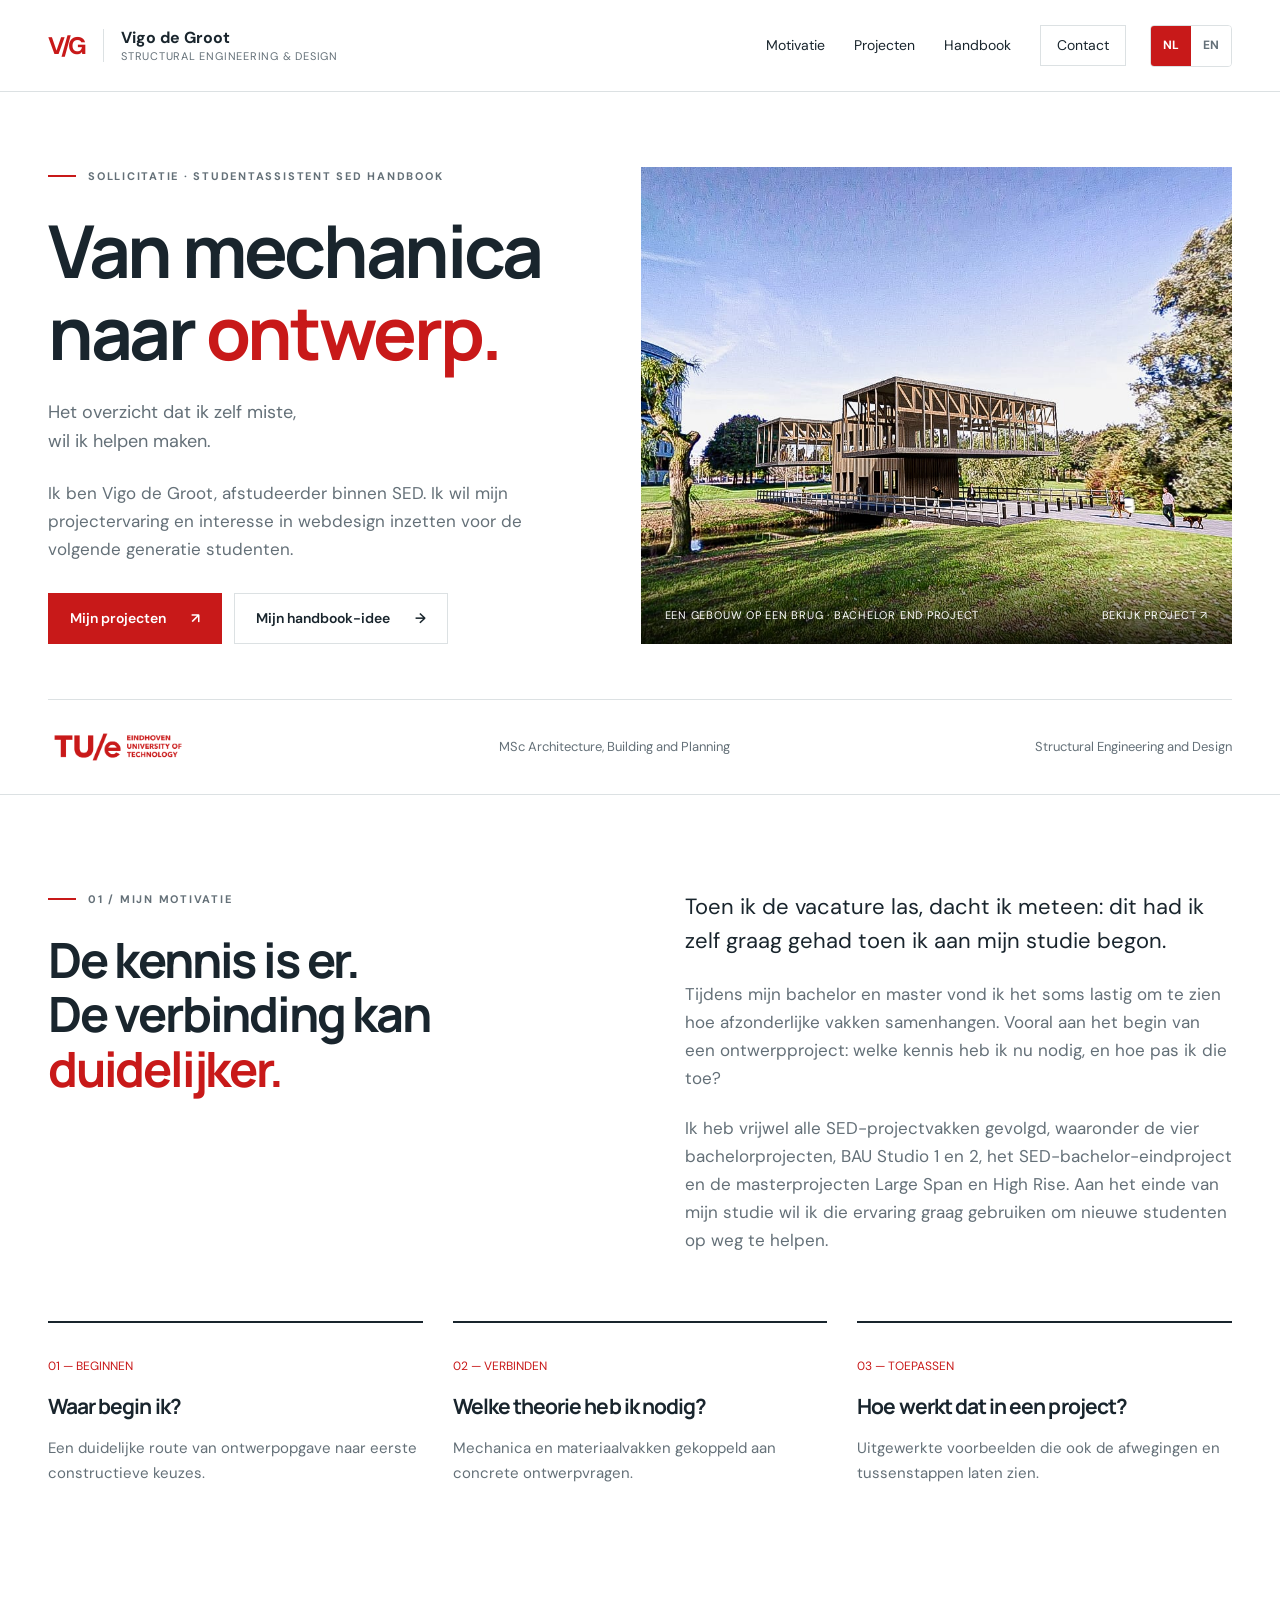
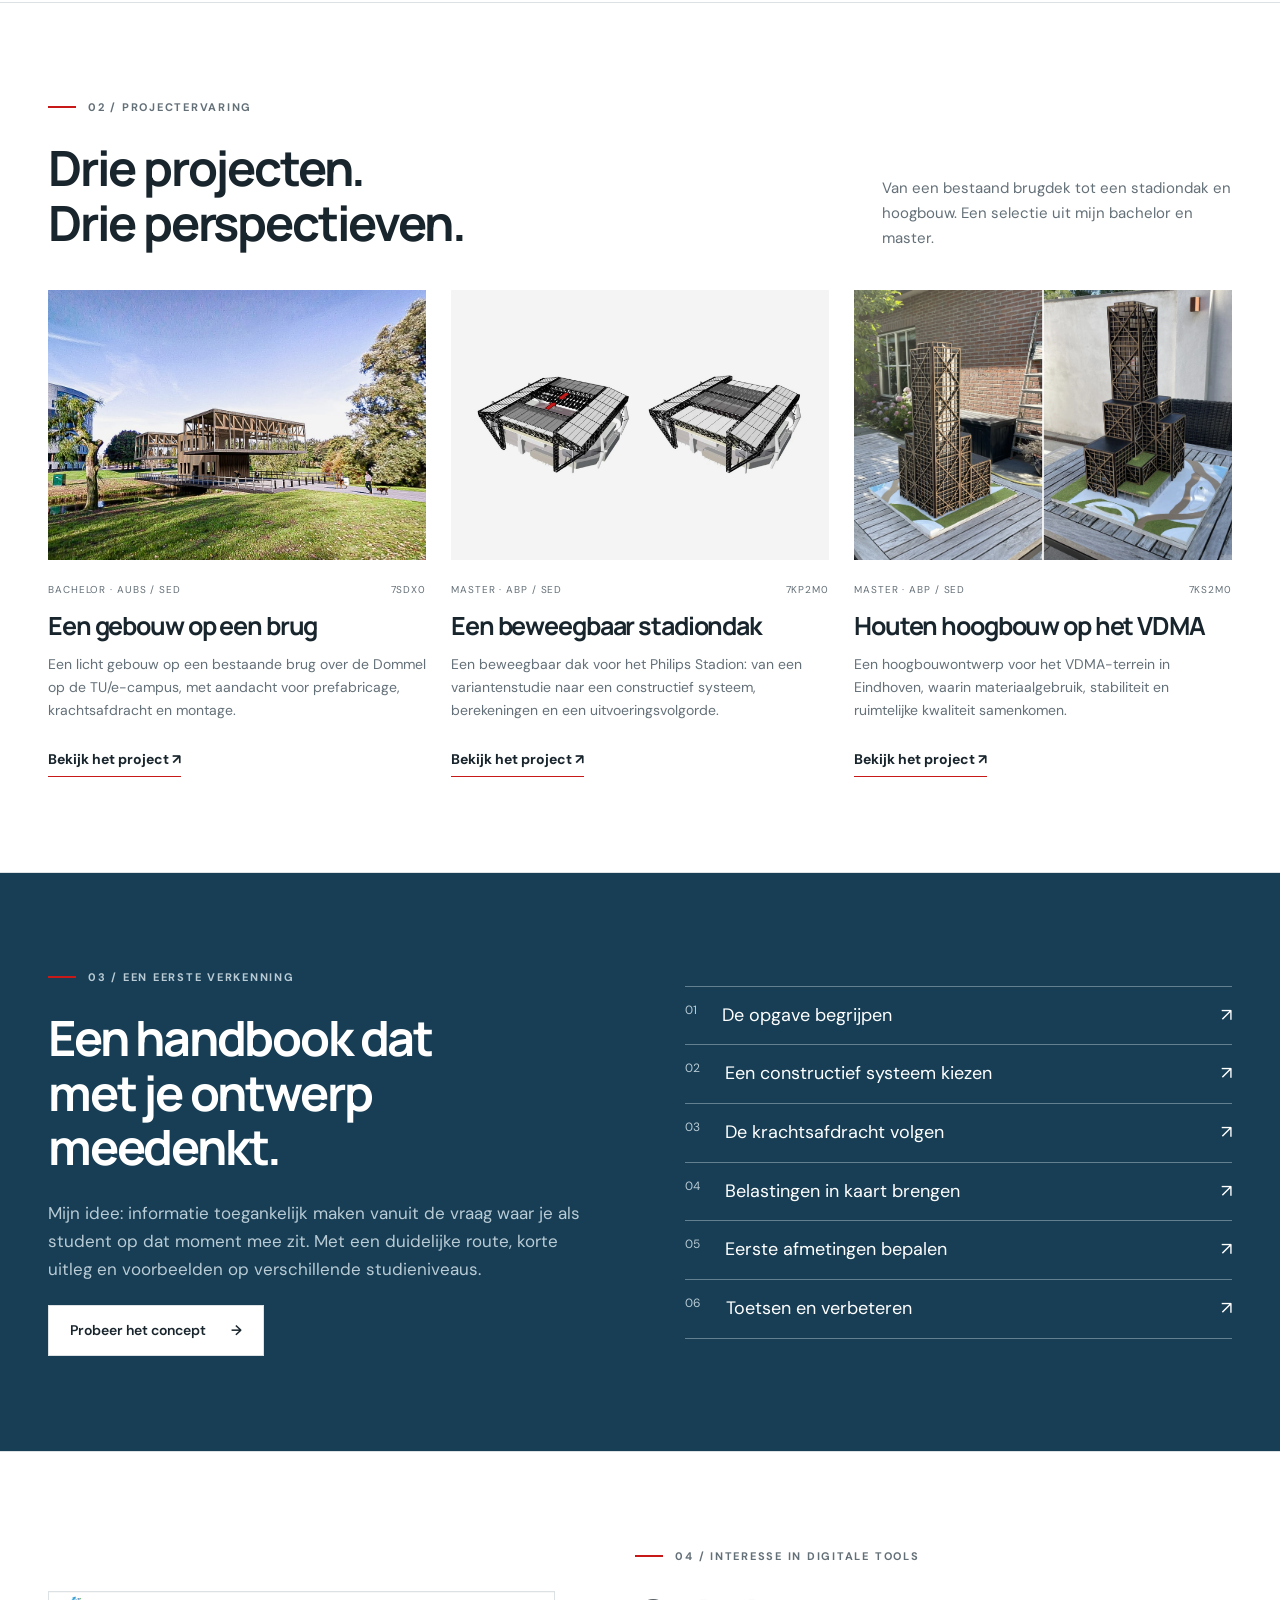
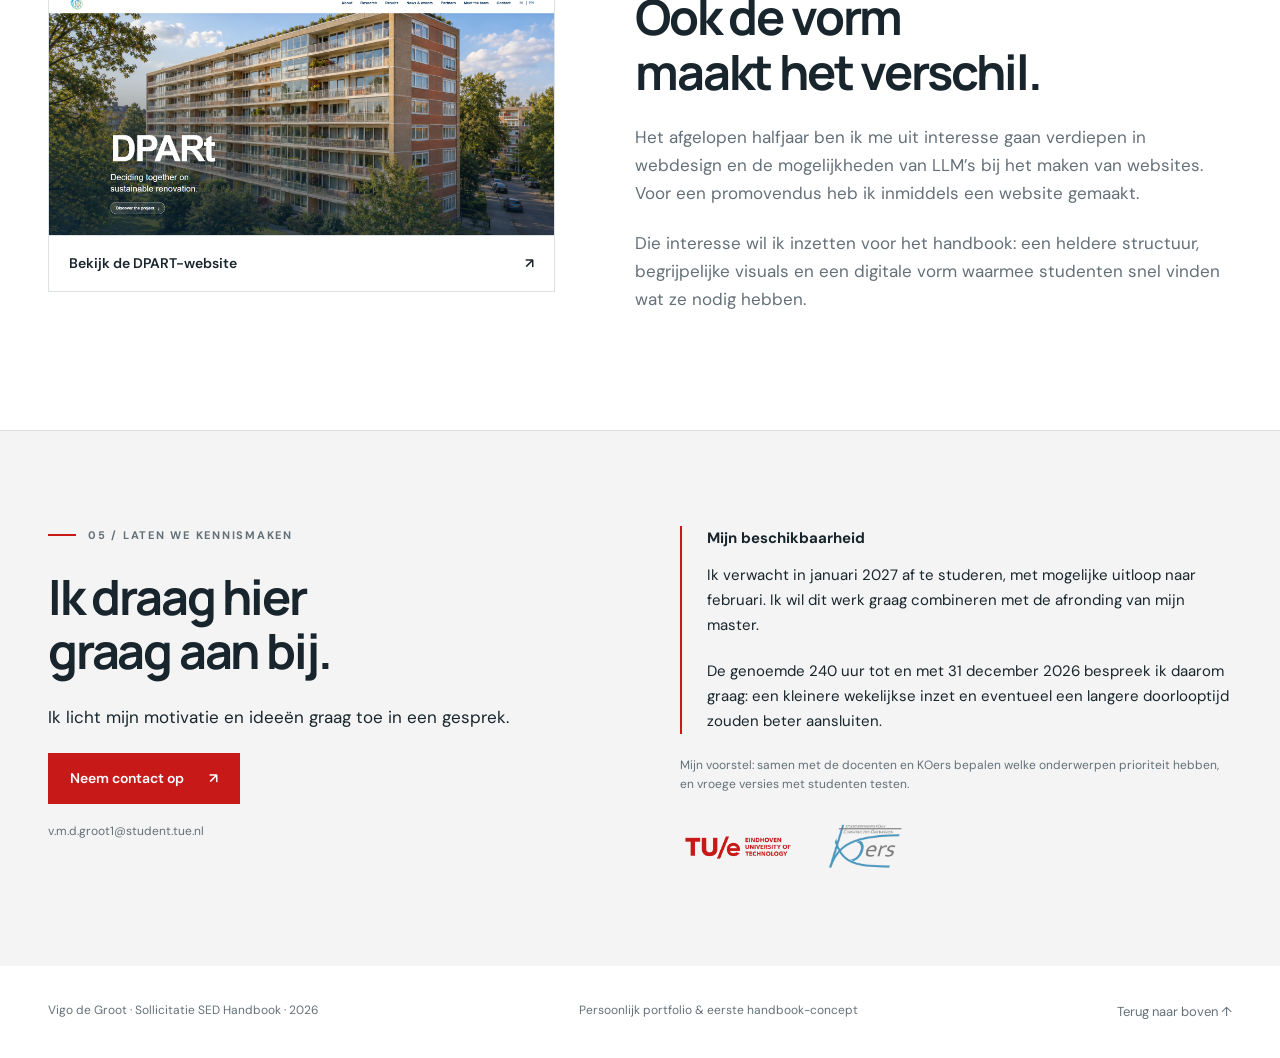
<file: index.html>
<!doctype html>
<html lang="nl">
  <head>
    <meta charset="utf-8" />
    <meta name="viewport" content="width=device-width,initial-scale=1" />
    <meta
      name="description"
      content="Vigo de Groot — sollicitatie studentassistent SED Handbook. Constructieve projecten, motivatie en een interactief handbook-concept."
    />
    <meta name="theme-color" content="#c81919" />
    <title>Van mechanica naar ontwerp | Vigo de Groot</title>
    <link rel="icon" href="assets/images/favicon.svg" type="image/svg+xml" />
    <link rel="stylesheet" href="assets/css/style.css" />
    <script defer src="assets/js/site.js"></script>
    <script defer src="assets/js/translations.js"></script>
    <script defer src="assets/js/language.js"></script>
  </head>
  <body>
    <a class="skip" href="#main">Naar de inhoud</a>
    <header class="header">
      <div class="wrap">
        <a class="identity" href="index.html" aria-label="Vigo de Groot, home"
          ><span class="monogram">V<span class="red">/</span>G</span
          ><span
            ><strong>Vigo de Groot</strong
            ><small>Structural Engineering &amp; Design</small></span
          ></a
        ><button
          class="menu-toggle"
          aria-controls="navigation"
          aria-expanded="false"
        >
          Menu
        </button>
        <nav class="nav" id="navigation" aria-label="Hoofdnavigatie">
          <a class=" " href="index.html#motivatie">Motivatie</a
          ><a class=" " href="index.html#projecten">Projecten</a
          ><a class=" " href="handbook.html">Handbook</a
          ><a class="contact-nav" href="index.html#contact">Contact</a>
        </nav>
        <div class="language-switch" role="group" aria-label="Language / Taal">
          <button
            type="button"
            data-language="nl"
            lang="nl"
            aria-label="Nederlands"
            aria-pressed="true"
          >
            NL</button
          ><button
            type="button"
            data-language="en"
            lang="en"
            aria-label="English"
            aria-pressed="false"
          >
            EN
          </button>
        </div>
      </div>
    </header>
    <main id="main">
      <div class="wrap">
        <section class="hero">
          <div>
            <div class="eyebrow">
              Sollicitatie · Studentassistent SED Handbook
            </div>
            <h1>
              Van mechanica<span
                >naar
                <span class="red" style="display: inline">ontwerp.</span></span
              >
            </h1>
            <p class="intro">
              Het overzicht dat ik zelf miste,<br />wil ik helpen maken.
            </p>
            <p class="muted">
              Ik ben Vigo de Groot, afstudeerder binnen SED. Ik wil mijn
              projectervaring en interesse in webdesign inzetten voor de
              volgende generatie studenten.
            </p>
            <div class="actions">
              <a class="btn primary" href="#projecten"
                >Mijn projecten <span>↗</span></a
              ><a class="btn" href="handbook.html"
                >Mijn handbook-idee <span>→</span></a
              >
            </div>
          </div>
          <a
            class="hero-art hero-photo"
            href="projects/bep.html"
            aria-label="Bekijk het BEP-project: een gebouw op een brug"
            ><img
              src="assets/images/bep-render.jpeg"
              alt="BEP-render van het gebouw op de brug over de Dommel op de TU/e-campus"
            />
            <div class="art-label">
              <span>Een gebouw op een brug · Bachelor End Project</span
              ><span>Bekijk project ↗</span>
            </div></a
          >
        </section>
        <div class="study-strip">
          <img
            src="assets/images/tue.png"
            alt="Technische Universiteit Eindhoven"
          /><span>MSc Architecture, Building and Planning</span
          ><span>Structural Engineering and Design</span>
        </div>
      </div>
      <section class="section" id="motivatie">
        <div class="wrap">
          <div class="split">
            <div>
              <div class="eyebrow">01 / Mijn motivatie</div>
              <h2>
                De kennis is er.<br />De verbinding kan<br /><span class="red"
                  >duidelijker.</span
                >
              </h2>
            </div>
            <div>
              <p class="lead">
                Toen ik de vacature las, dacht ik meteen: dit had ik zelf graag
                gehad toen ik aan mijn studie begon.
              </p>
              <p class="muted">
                Tijdens mijn bachelor en master vond ik het soms lastig om te
                zien hoe afzonderlijke vakken samenhangen. Vooral aan het begin
                van een ontwerpproject: welke kennis heb ik nu nodig, en hoe pas
                ik die toe?
              </p>
              <p class="muted">
                Ik heb vrijwel alle SED-projectvakken gevolgd, waaronder de vier
                bachelorprojecten, BAU Studio 1 en 2, het
                SED-bachelor-eindproject en de masterprojecten Large Span en
                High Rise. Aan het einde van mijn studie wil ik die ervaring
                graag gebruiken om nieuwe studenten op weg te helpen.
              </p>
            </div>
          </div>
          <div class="questions">
            <div class="question">
              <span>01 — BEGINNEN</span>
              <h3>Waar begin ik?</h3>
              <p>
                Een duidelijke route van ontwerpopgave naar eerste constructieve
                keuzes.
              </p>
            </div>
            <div class="question">
              <span>02 — VERBINDEN</span>
              <h3>Welke theorie heb ik nodig?</h3>
              <p>
                Mechanica en materiaalvakken gekoppeld aan concrete
                ontwerpvragen.
              </p>
            </div>
            <div class="question">
              <span>03 — TOEPASSEN</span>
              <h3>Hoe werkt dat in een project?</h3>
              <p>
                Uitgewerkte voorbeelden die ook de afwegingen en tussenstappen
                laten zien.
              </p>
            </div>
          </div>
        </div>
      </section>
      <section class="section" id="projecten">
        <div class="wrap">
          <div class="section-top">
            <div>
              <div class="eyebrow">02 / Projectervaring</div>
              <h2>Drie projecten.<br />Drie perspectieven.</h2>
            </div>
            <p>
              Van een bestaand brugdek tot een stadiondak en hoogbouw. Een
              selectie uit mijn bachelor en master.
            </p>
          </div>
          <div class="project-grid">
            <article class="project-card project-bep">
              <a href="projects/bep.html"
                ><div class="project-image">
                  <img
                    src="assets/images/bep-render.jpeg"
                    alt="Ontwerpbeeld: Een gebouw op een brug"
                    loading="lazy"
                  />
                </div>
                <div class="meta">
                  <span>Bachelor · AUBS / SED</span><span>7SDX0</span>
                </div>
                <h3>Een gebouw op een brug</h3>
                <p>
                  Een licht gebouw op een bestaande brug over de Dommel op de
                  TU/e-campus, met aandacht voor prefabricage, krachtsafdracht
                  en montage.
                </p>
                <span class="text-link">Bekijk het project ↗</span></a
              >
            </article>
            <article class="project-card project-large-span">
              <a href="projects/large-span.html"
                ><div class="project-image">
                  <img
                    src="assets/images/large-span-hero.webp"
                    alt="Ontwerpbeeld: Een beweegbaar stadiondak"
                    loading="lazy"
                  />
                </div>
                <div class="meta">
                  <span>Master · ABP / SED</span><span>7KP2M0</span>
                </div>
                <h3>Een beweegbaar stadiondak</h3>
                <p>
                  Een beweegbaar dak voor het Philips Stadion: van een
                  variantenstudie naar een constructief systeem, berekeningen en
                  een uitvoeringsvolgorde.
                </p>
                <span class="text-link">Bekijk het project ↗</span></a
              >
            </article>
            <article class="project-card project-high-rise">
              <a href="projects/high-rise.html"
                ><div class="project-image">
                  <img
                    src="assets/images/high-rise-hero.webp"
                    alt="Ontwerpbeeld: Houten hoogbouw op het VDMA"
                    loading="lazy"
                  />
                </div>
                <div class="meta">
                  <span>Master · ABP / SED</span><span>7KS2M0</span>
                </div>
                <h3>Houten hoogbouw op het VDMA</h3>
                <p>
                  Een hoogbouwontwerp voor het VDMA-terrein in Eindhoven, waarin
                  materiaalgebruik, stabiliteit en ruimtelijke kwaliteit
                  samenkomen.
                </p>
                <span class="text-link">Bekijk het project ↗</span></a
              >
            </article>
          </div>
        </div>
      </section>
      <section class="section handbook-teaser">
        <div class="wrap split">
          <div>
            <div class="eyebrow">03 / Een eerste verkenning</div>
            <h2>Een handbook dat<br />met je ontwerp<br />meedenkt.</h2>
            <p class="muted">
              Mijn idee: informatie toegankelijk maken vanuit de vraag waar je
              als student op dat moment mee zit. Met een duidelijke route, korte
              uitleg en voorbeelden op verschillende studieniveaus.
            </p>
            <a class="btn" href="handbook.html"
              >Probeer het concept <span>→</span></a
            >
          </div>
          <div class="route">
            <div><span>01</span>De opgave begrijpen<b>↗</b></div>
            <div><span>02</span>Een constructief systeem kiezen<b>↗</b></div>
            <div><span>03</span>De krachtsafdracht volgen<b>↗</b></div>
            <div><span>04</span>Belastingen in kaart brengen<b>↗</b></div>
            <div><span>05</span>Eerste afmetingen bepalen<b>↗</b></div>
            <div><span>06</span>Toetsen en verbeteren<b>↗</b></div>
          </div>
        </div>
      </section>
      <section class="section" id="webdesign">
        <div class="wrap web-work">
          <div class="browser-art dpart-preview">
            <a
              href="https://www.urbanresiliencelab.com/projects/energy_transition_projects/dpart/index.html"
              target="_blank"
              rel="noopener noreferrer"
              aria-label="Bekijk de DPART-website, opent in een nieuw tabblad"
              ><img
                src="assets/images/dpart-homepage.png"
                alt="Hoofdpagina van de DPART-website met een woongebouw en de tekst Deciding together on sustainable renovation"
                loading="lazy"
              /><span class="preview-caption"
                >Bekijk de DPART-website <span>↗</span></span
              ></a
            >
          </div>
          <div>
            <div class="eyebrow">04 / Interesse in digitale tools</div>
            <h2>Ook de vorm<br />maakt het verschil.</h2>
            <p class="muted">
              Het afgelopen halfjaar ben ik me uit interesse gaan verdiepen in
              webdesign en de mogelijkheden van LLM’s bij het maken van
              websites. Voor een promovendus heb ik inmiddels een website
              gemaakt.
            </p>
            <p class="muted">
              Die interesse wil ik inzetten voor het handbook: een heldere
              structuur, begrijpelijke visuals en een digitale vorm waarmee
              studenten snel vinden wat ze nodig hebben.
            </p>
          </div>
        </div>
      </section>
      <section class="section contact" id="contact">
        <div class="wrap split">
          <div>
            <div class="eyebrow">05 / Laten we kennismaken</div>
            <h2>Ik draag hier<br />graag aan bij.</h2>
            <p>Ik licht mijn motivatie en ideeën graag toe in een gesprek.</p>
            <a class="btn primary" href="mailto:v.m.d.groot1@student.tue.nl"
              >Neem contact op <span>↗</span></a
            >
            <p class="small-note">v.m.d.groot1@student.tue.nl</p>
          </div>
          <div>
            <div class="availability">
              <strong>Mijn beschikbaarheid</strong>
              <p>
                Ik verwacht in januari 2027 af te studeren, met mogelijke
                uitloop naar februari. Ik wil dit werk graag combineren met de
                afronding van mijn master.
              </p>
              <p>
                De genoemde 240 uur tot en met 31 december 2026 bespreek ik
                daarom graag: een kleinere wekelijkse inzet en eventueel een
                langere doorlooptijd zouden beter aansluiten.
              </p>
            </div>
            <p class="small-note">
              Mijn voorstel: samen met de docenten en KOers bepalen welke
              onderwerpen prioriteit hebben, en vroege versies met studenten
              testen.
            </p>
            <div class="logos">
              <img
                src="assets/images/tue.png"
                alt="TU/e — mijn opleiding"
              /><img
                src="assets/images/koers.png"
                alt="KOers — beoogde gesprekspartner voor studentenfeedback"
              />
            </div>
          </div>
        </div>
      </section>
    </main>
    <footer class="footer">
      <div class="wrap">
        <span>Vigo de Groot · Sollicitatie SED Handbook · 2026</span
        ><span>Persoonlijk portfolio &amp; eerste handbook-concept</span
        ><a class="to-top" href="#main">Terug naar boven ↑</a>
      </div>
    </footer>
  </body>
</html>
</file>
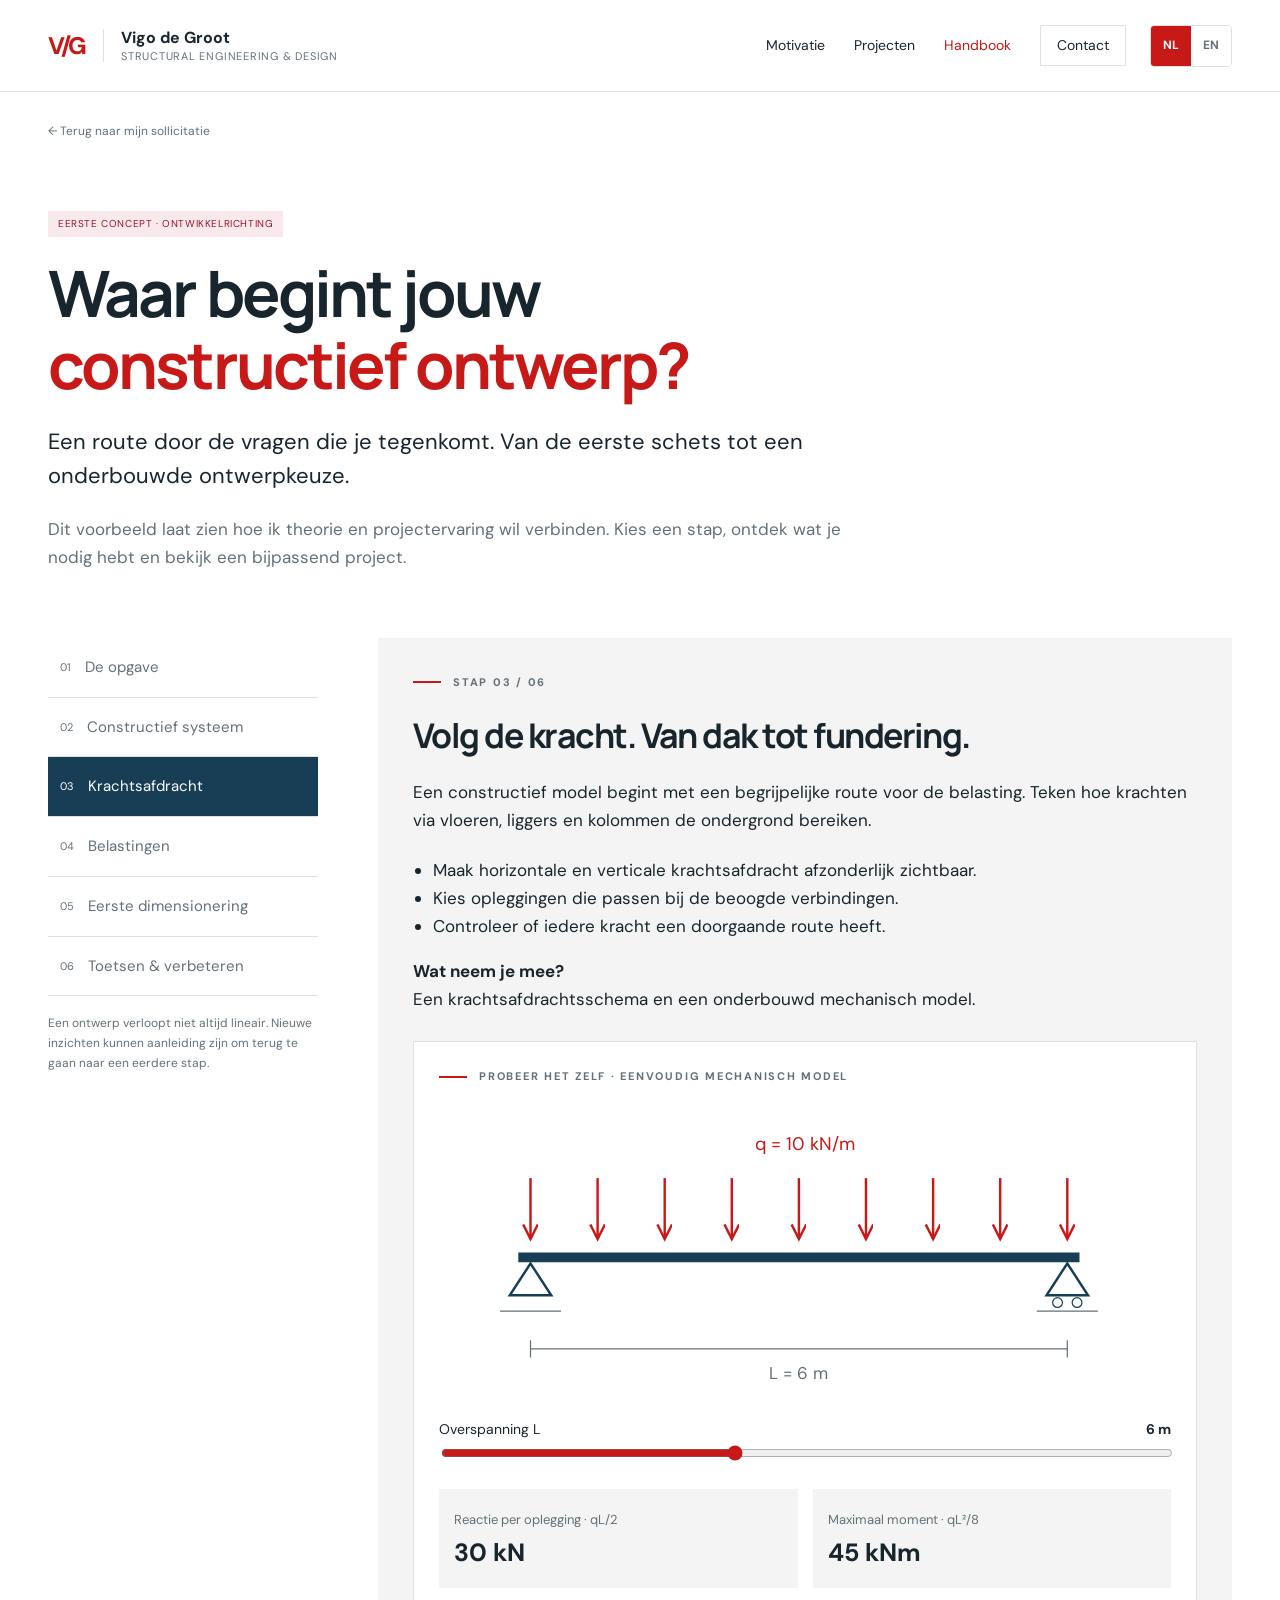
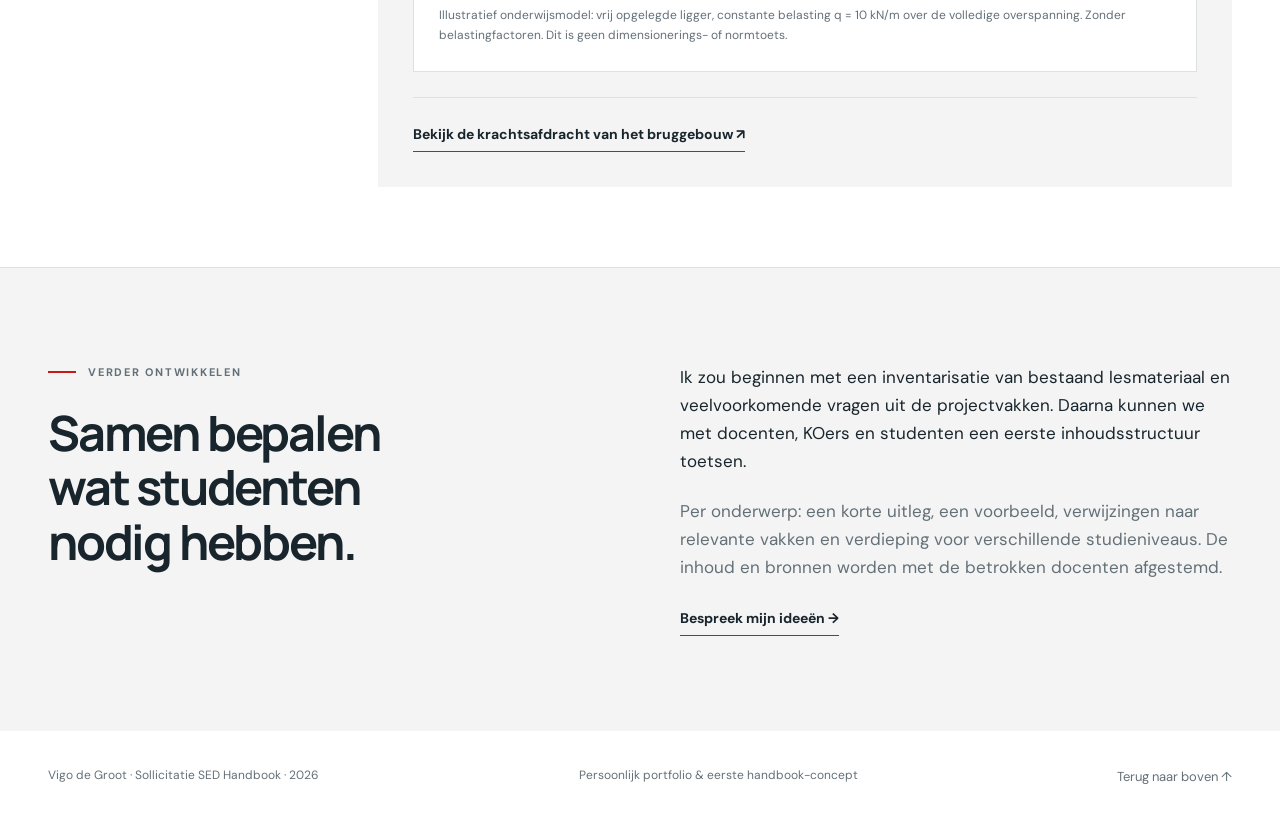
<file: handbook.html>
<!doctype html>
<html lang="nl">
  <head>
    <meta charset="utf-8" />
    <meta name="viewport" content="width=device-width,initial-scale=1" />
    <meta
      name="description"
      content="Vigo de Groot — sollicitatie studentassistent SED Handbook. Constructieve projecten, motivatie en een interactief handbook-concept."
    />
    <meta name="theme-color" content="#c81919" />
    <title>Een eerste SED Handbook-concept | Vigo de Groot</title>
    <link rel="icon" href="assets/images/favicon.svg" type="image/svg+xml" />
    <link rel="stylesheet" href="assets/css/style.css" />
    <script defer src="assets/js/site.js"></script>
    <script defer src="assets/js/translations.js"></script>
    <script defer src="assets/js/language.js"></script>
  </head>
  <body>
    <a class="skip" href="#main">Naar de inhoud</a>
    <header class="header">
      <div class="wrap">
        <a class="identity" href="index.html" aria-label="Vigo de Groot, home"
          ><span class="monogram">V<span class="red">/</span>G</span
          ><span
            ><strong>Vigo de Groot</strong
            ><small>Structural Engineering &amp; Design</small></span
          ></a
        ><button
          class="menu-toggle"
          aria-controls="navigation"
          aria-expanded="false"
        >
          Menu
        </button>
        <nav class="nav" id="navigation" aria-label="Hoofdnavigatie">
          <a class=" " href="index.html#motivatie">Motivatie</a
          ><a class=" " href="index.html#projecten">Projecten</a
          ><a class="active" href="handbook.html">Handbook</a
          ><a class="contact-nav" href="index.html#contact">Contact</a>
        </nav>
        <div class="language-switch" role="group" aria-label="Language / Taal">
          <button
            type="button"
            data-language="nl"
            lang="nl"
            aria-label="Nederlands"
            aria-pressed="true"
          >
            NL</button
          ><button
            type="button"
            data-language="en"
            lang="en"
            aria-label="English"
            aria-pressed="false"
          >
            EN
          </button>
        </div>
      </div>
    </header>
    <main id="main">
      <div class="wrap">
        <div class="breadcrumbs">
          <a href="index.html">← Terug naar mijn sollicitatie</a>
        </div>
        <header class="handbook-head">
          <span class="concept-tag">EERSTE CONCEPT · ONTWIKKELRICHTING</span>
          <h1>
            Waar begint jouw<br /><span class="red">constructief ontwerp?</span>
          </h1>
          <p class="lead">
            Een route door de vragen die je tegenkomt. Van de eerste schets tot
            een onderbouwde ontwerpkeuze.
          </p>
          <p class="muted">
            Dit voorbeeld laat zien hoe ik theorie en projectervaring wil
            verbinden. Kies een stap, ontdek wat je nodig hebt en bekijk een
            bijpassend project.
          </p>
        </header>
        <div class="handbook-layout">
          <div>
            <div
              class="steps"
              role="tablist"
              aria-label="Stappen in het ontwerpproces"
              aria-orientation="vertical"
            >
              <button
                class="step"
                role="tab"
                id="step-0"
                aria-controls="step-panel"
                aria-selected="false"
              >
                <span>01</span>De opgave</button
              ><button
                class="step"
                role="tab"
                id="step-1"
                aria-controls="step-panel"
                aria-selected="false"
              >
                <span>02</span>Constructief systeem</button
              ><button
                class="step"
                role="tab"
                id="step-2"
                aria-controls="step-panel"
                aria-selected="true"
              >
                <span>03</span>Krachtsafdracht</button
              ><button
                class="step"
                role="tab"
                id="step-3"
                aria-controls="step-panel"
                aria-selected="false"
              >
                <span>04</span>Belastingen</button
              ><button
                class="step"
                role="tab"
                id="step-4"
                aria-controls="step-panel"
                aria-selected="false"
              >
                <span>05</span>Eerste dimensionering</button
              ><button
                class="step"
                role="tab"
                id="step-5"
                aria-controls="step-panel"
                aria-selected="false"
              >
                <span>06</span>Toetsen & verbeteren
              </button>
            </div>
            <p class="small-note">
              Een ontwerp verloopt niet altijd lineair. Nieuwe inzichten kunnen
              aanleiding zijn om terug te gaan naar een eerdere stap.
            </p>
          </div>
          <section
            class="step-content"
            id="step-panel"
            role="tabpanel"
            tabindex="0"
          >
            <h2>De krachtsafdracht begrijpen</h2>
            <p>
              Volg de belasting via vloeren, liggers en kolommen naar de
              fundering.
            </p>
            <noscript
              ><p class="no-js">
                Schakel JavaScript in om de stappen en het rekenvoorbeeld te
                gebruiken.
              </p></noscript
            >
          </section>
        </div>
      </div>
      <section class="section contact">
        <div class="wrap split">
          <div>
            <div class="eyebrow">Verder ontwikkelen</div>
            <h2>Samen bepalen<br />wat studenten<br />nodig hebben.</h2>
          </div>
          <div>
            <p>
              Ik zou beginnen met een inventarisatie van bestaand lesmateriaal
              en veelvoorkomende vragen uit de projectvakken. Daarna kunnen we
              met docenten, KOers en studenten een eerste inhoudsstructuur
              toetsen.
            </p>
            <p class="muted">
              Per onderwerp: een korte uitleg, een voorbeeld, verwijzingen naar
              relevante vakken en verdieping voor verschillende studieniveaus.
              De inhoud en bronnen worden met de betrokken docenten afgestemd.
            </p>
            <a class="text-link" href="index.html#contact"
              >Bespreek mijn ideeën →</a
            >
          </div>
        </div>
      </section>
    </main>
    <footer class="footer">
      <div class="wrap">
        <span>Vigo de Groot · Sollicitatie SED Handbook · 2026</span
        ><span>Persoonlijk portfolio &amp; eerste handbook-concept</span
        ><a class="to-top" href="#main">Terug naar boven ↑</a>
      </div>
    </footer>
  </body>
</html>
</file>
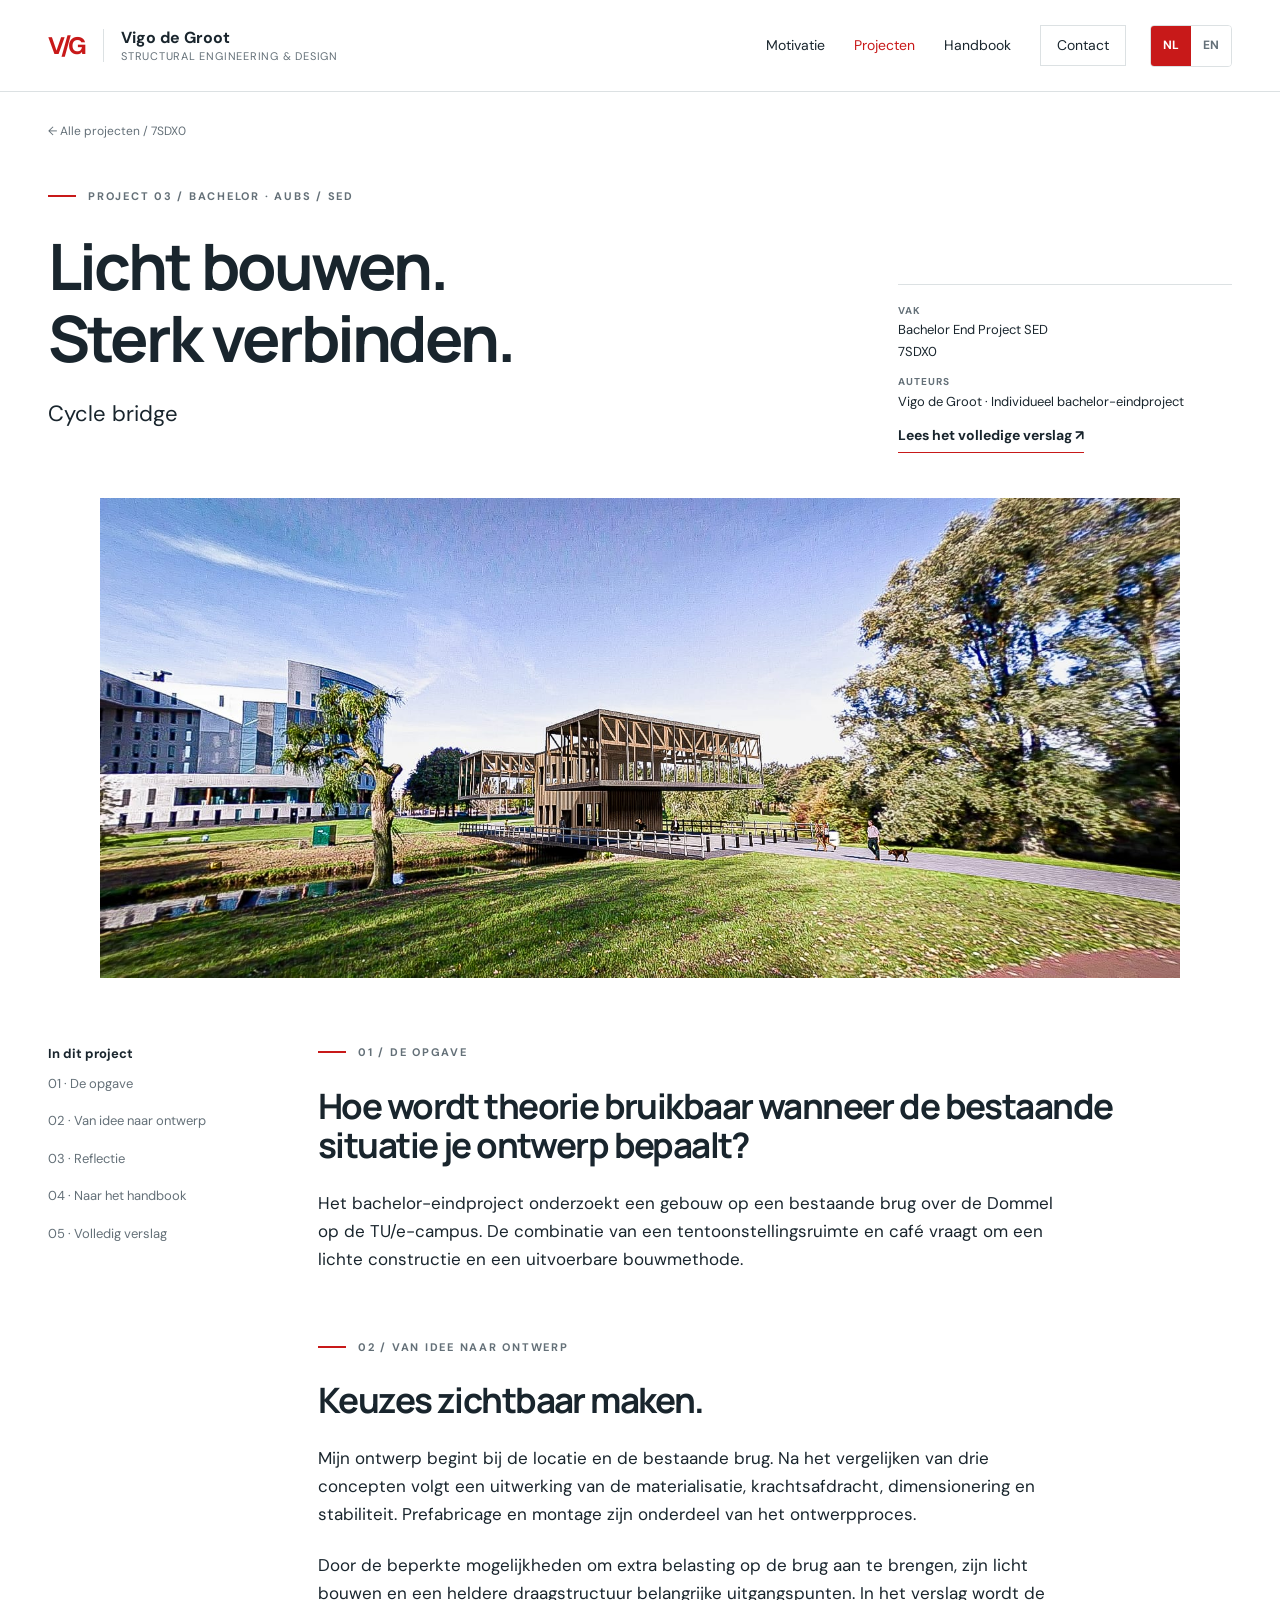
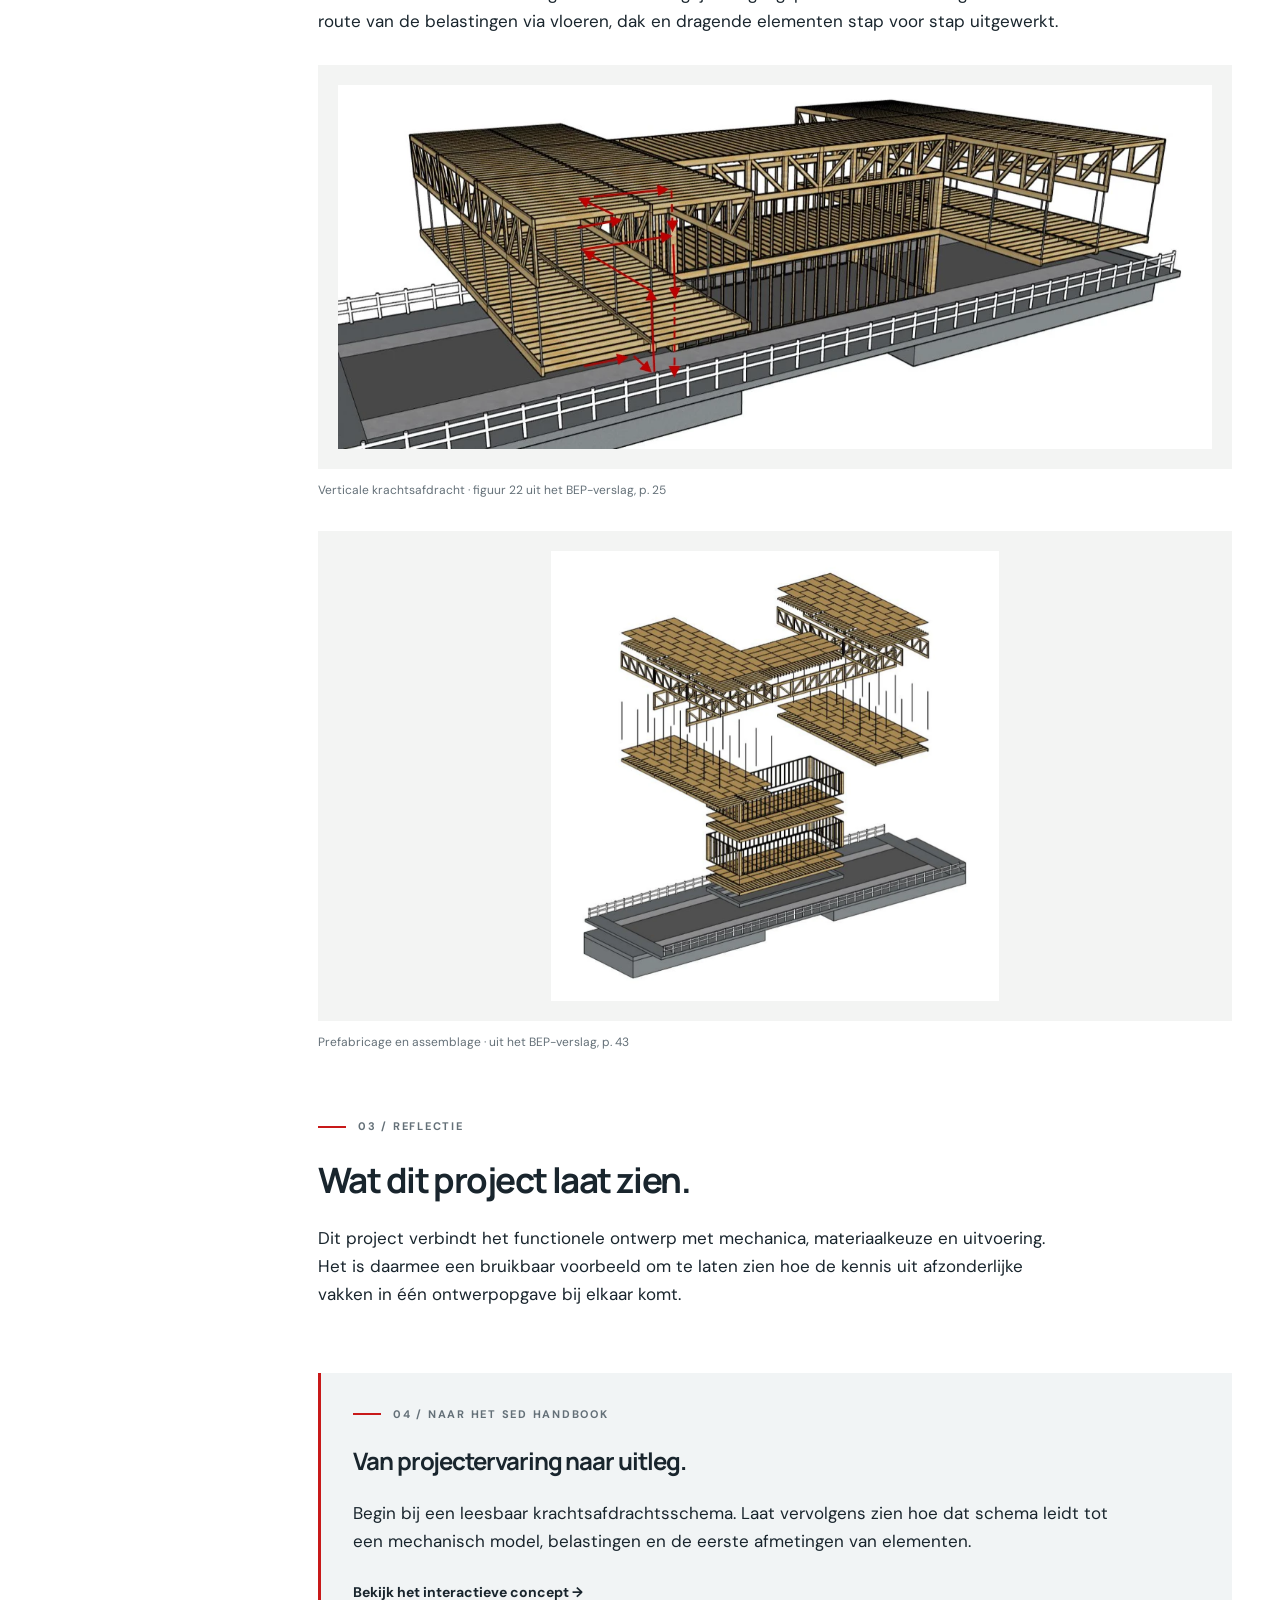
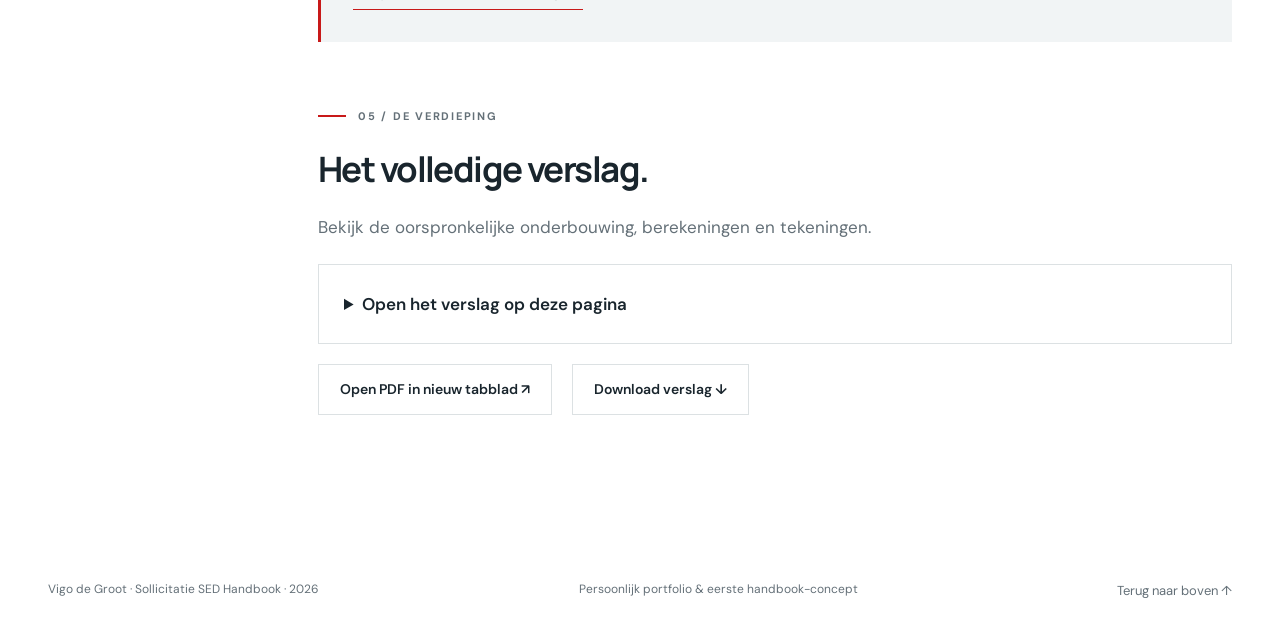
<file: projects/bep.html>
<!doctype html>
<html lang="nl">
  <head>
    <meta charset="utf-8" />
    <meta name="viewport" content="width=device-width,initial-scale=1" />
    <meta
      name="description"
      content="Vigo de Groot — sollicitatie studentassistent SED Handbook. Constructieve projecten, motivatie en een interactief handbook-concept."
    />
    <meta name="theme-color" content="#c81919" />
    <title>Een gebouw op een brug | Vigo de Groot</title>
    <link rel="icon" href="../assets/images/favicon.svg" type="image/svg+xml" />
    <link rel="stylesheet" href="../assets/css/style.css" />
    <script defer src="../assets/js/site.js"></script>
    <script defer src="../assets/js/translations.js"></script>
    <script defer src="../assets/js/language.js"></script>
  </head>
  <body>
    <a class="skip" href="#main">Naar de inhoud</a>
    <header class="header">
      <div class="wrap">
        <a
          class="identity"
          href="../index.html"
          aria-label="Vigo de Groot, home"
          ><span class="monogram">V<span class="red">/</span>G</span
          ><span
            ><strong>Vigo de Groot</strong
            ><small>Structural Engineering &amp; Design</small></span
          ></a
        ><button
          class="menu-toggle"
          aria-controls="navigation"
          aria-expanded="false"
        >
          Menu
        </button>
        <nav class="nav" id="navigation" aria-label="Hoofdnavigatie">
          <a class=" " href="../index.html#motivatie">Motivatie</a
          ><a class="active" href="../index.html#projecten">Projecten</a
          ><a class=" " href="../handbook.html">Handbook</a
          ><a class="contact-nav" href="../index.html#contact">Contact</a>
        </nav>
        <div class="language-switch" role="group" aria-label="Language / Taal">
          <button
            type="button"
            data-language="nl"
            lang="nl"
            aria-label="Nederlands"
            aria-pressed="true"
          >
            NL</button
          ><button
            type="button"
            data-language="en"
            lang="en"
            aria-label="English"
            aria-pressed="false"
          >
            EN
          </button>
        </div>
      </div>
    </header>
    <main id="main">
      <div class="wrap">
        <div class="breadcrumbs">
          <a href="../index.html#projecten">← Alle projecten</a> / 7SDX0
        </div>
        <header class="project-head">
          <div>
            <div class="eyebrow">Project 03 / Bachelor · AUBS / SED</div>
            <h1>Licht bouwen.<br />Sterk verbinden.</h1>
            <p class="lead">Cycle bridge</p>
          </div>
          <div class="project-facts">
            <div><b>Vak</b>Bachelor End Project SED<br />7SDX0</div>
            <div>
              <b>Auteurs</b>Vigo de Groot · Individueel bachelor-eindproject
            </div>
            <a
              class="text-link"
              href="../reports/bep.pdf"
              target="_blank"
              rel="noopener"
              >Lees het volledige verslag ↗</a
            >
          </div>
        </header>
        <div class="project-banner project-bep">
          <img
            src="../assets/images/bep-render.jpeg"
            alt="Een gebouw op een brug"
          />
        </div>
      </div>
      <div class="wrap article-layout">
        <nav class="contents" aria-label="Op deze pagina">
          <strong>In dit project</strong><a href="#opgave">01 · De opgave</a
          ><a href="#aanpak">02 · Van idee naar ontwerp</a
          ><a href="#reflectie">03 · Reflectie</a
          ><a href="#handbook">04 · Naar het handbook</a
          ><a href="#verslag">05 · Volledig verslag</a>
        </nav>
        <div class="article">
          <section id="opgave">
            <div class="eyebrow">01 / De opgave</div>
            <h2>
              Hoe wordt theorie bruikbaar wanneer de bestaande situatie je
              ontwerp bepaalt?
            </h2>
            <p>
              Het bachelor-eindproject onderzoekt een gebouw op een bestaande
              brug over de Dommel op de TU/e-campus. De combinatie van een
              tentoonstellingsruimte en café vraagt om een lichte constructie en
              een uitvoerbare bouwmethode.
            </p>
          </section>
          <section id="aanpak">
            <div class="eyebrow">02 / Van idee naar ontwerp</div>
            <h2>Keuzes zichtbaar maken.</h2>
            <p>
              Mijn ontwerp begint bij de locatie en de bestaande brug. Na het
              vergelijken van drie concepten volgt een uitwerking van de
              materialisatie, krachtsafdracht, dimensionering en stabiliteit.
              Prefabricage en montage zijn onderdeel van het ontwerpproces.
            </p>
            <p>
              Door de beperkte mogelijkheden om extra belasting op de brug aan
              te brengen, zijn licht bouwen en een heldere draagstructuur
              belangrijke uitgangspunten. In het verslag wordt de route van de
              belastingen via vloeren, dak en dragende elementen stap voor stap
              uitgewerkt.
            </p>
            <figure class="figure">
              <img
                loading="lazy"
                src="../assets/images/bep-detail.webp"
                alt="Verticale krachtsafdracht · figuur 22 uit het BEP-verslag, p. 25"
              />
              <figcaption>
                Verticale krachtsafdracht · figuur 22 uit het BEP-verslag, p. 25
              </figcaption>
            </figure>
            <figure class="figure">
              <img
                loading="lazy"
                src="../assets/images/bep-process.webp"
                alt="Prefabricage en assemblage · uit het BEP-verslag, p. 43"
              />
              <figcaption>
                Prefabricage en assemblage · uit het BEP-verslag, p. 43
              </figcaption>
            </figure>
          </section>
          <section id="reflectie">
            <div class="eyebrow">03 / Reflectie</div>
            <h2>Wat dit project laat zien.</h2>
            <p>
              Dit project verbindt het functionele ontwerp met mechanica,
              materiaalkeuze en uitvoering. Het is daarmee een bruikbaar
              voorbeeld om te laten zien hoe de kennis uit afzonderlijke vakken
              in één ontwerpopgave bij elkaar komt.
            </p>
          </section>
          <section id="handbook" class="lesson">
            <div class="eyebrow">04 / Naar het SED Handbook</div>
            <h3>Van projectervaring naar uitleg.</h3>
            <p>
              Begin bij een leesbaar krachtsafdrachtsschema. Laat vervolgens
              zien hoe dat schema leidt tot een mechanisch model, belastingen en
              de eerste afmetingen van elementen.
            </p>
            <a class="text-link" href="../handbook.html"
              >Bekijk het interactieve concept →</a
            >
          </section>
          <section id="verslag">
            <div class="eyebrow">05 / De verdieping</div>
            <h2>Het volledige verslag.</h2>
            <p class="muted">
              Bekijk de oorspronkelijke onderbouwing, berekeningen en
              tekeningen.
            </p>
            <details class="pdf-panel">
              <summary>Open het verslag op deze pagina</summary>
              <iframe
                loading="lazy"
                src="../reports/bep.pdf"
                title="Projectverslag Cycle bridge"
              ></iframe>
            </details>
            <div class="report-actions">
              <a
                class="btn"
                href="../reports/bep.pdf"
                target="_blank"
                rel="noopener"
                >Open PDF in nieuw tabblad ↗</a
              ><a class="btn" href="../reports/bep.pdf" download
                >Download verslag ↓</a
              >
            </div>
          </section>
        </div>
      </div>
    </main>
    <footer class="footer">
      <div class="wrap">
        <span>Vigo de Groot · Sollicitatie SED Handbook · 2026</span
        ><span>Persoonlijk portfolio &amp; eerste handbook-concept</span
        ><a class="to-top" href="#main">Terug naar boven ↑</a>
      </div>
    </footer>
  </body>
</html>
</file>
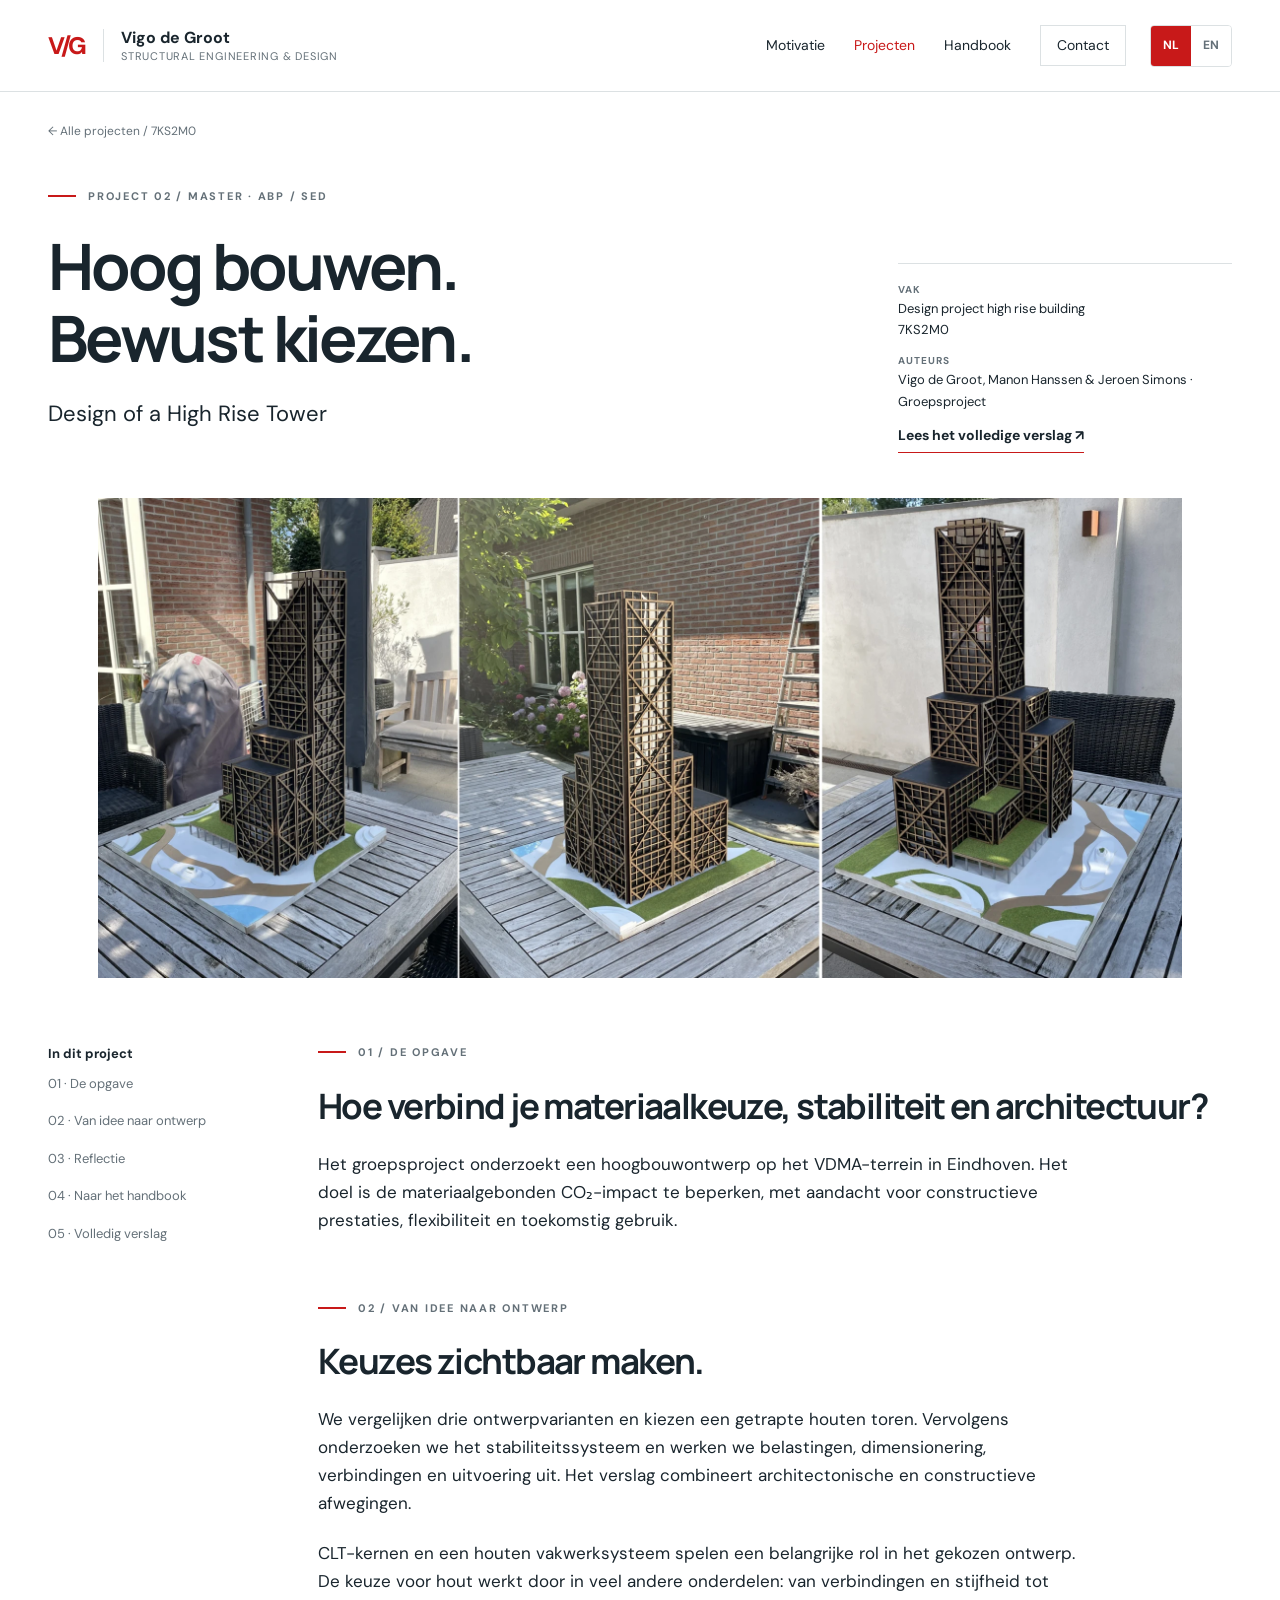
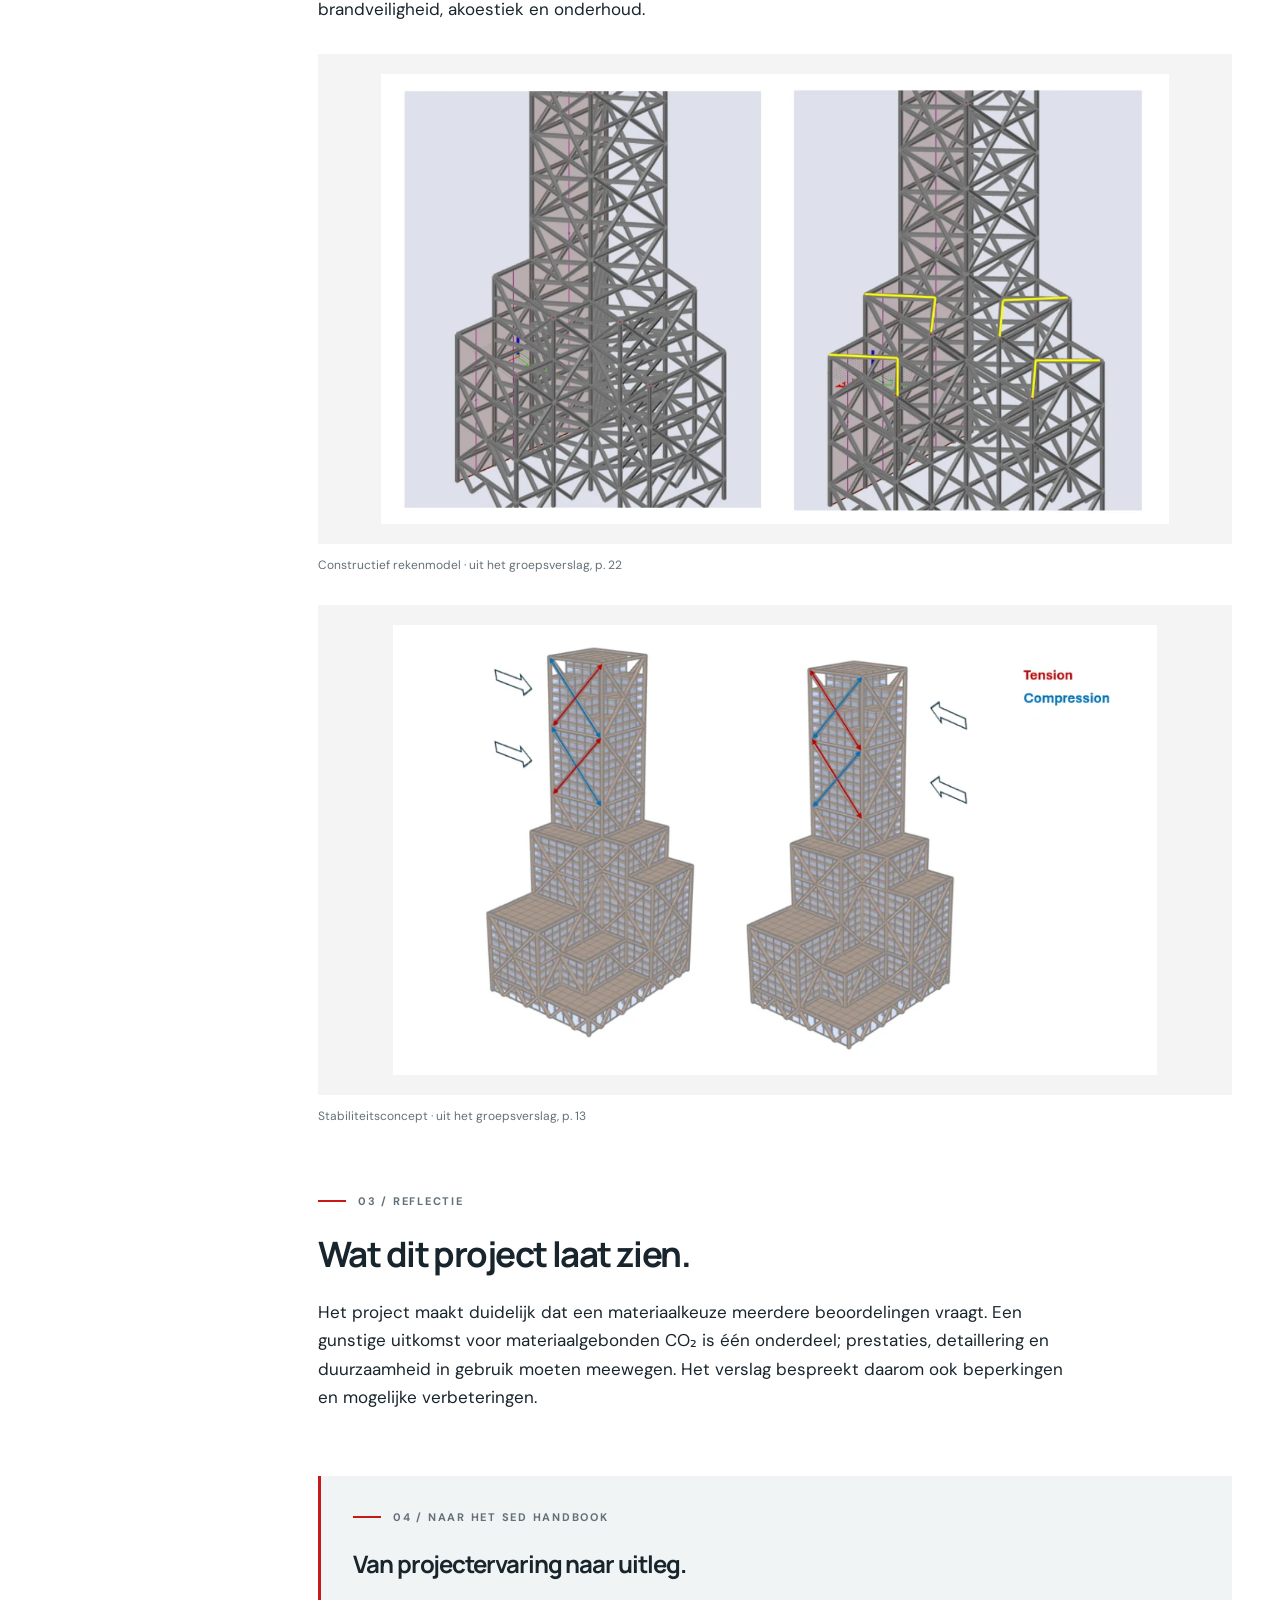
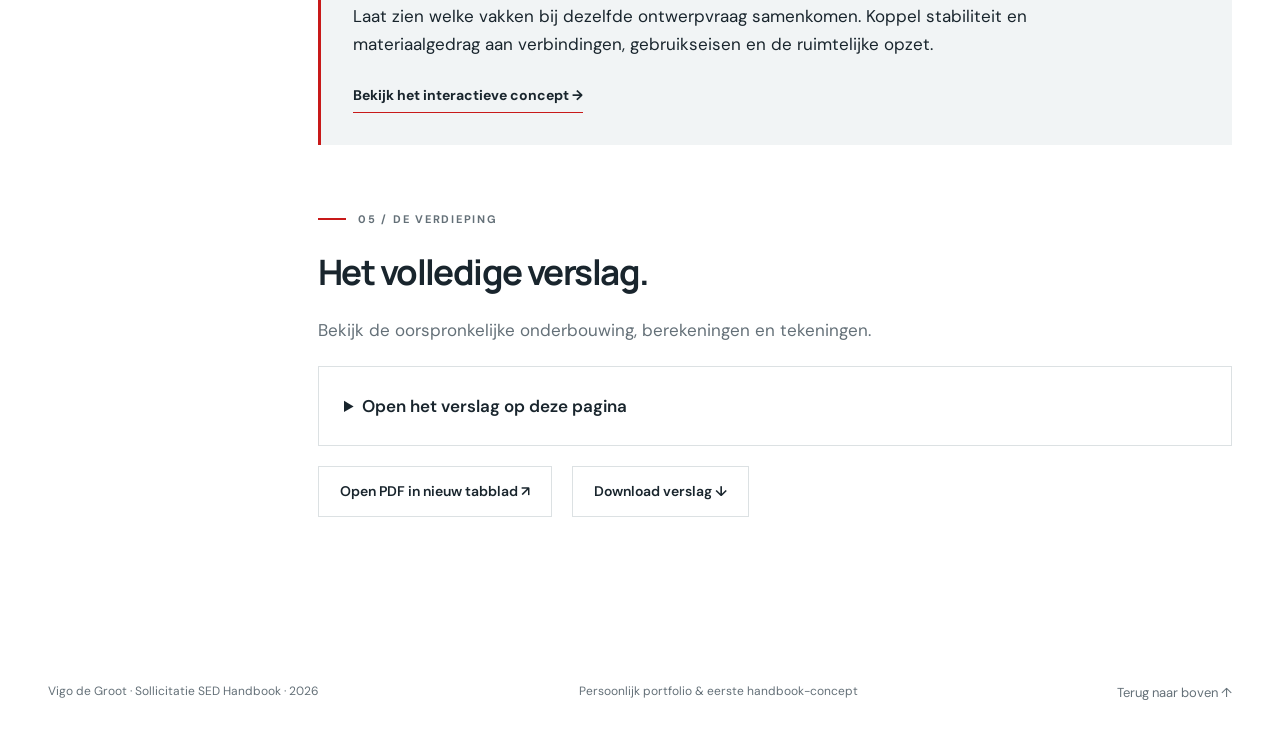
<file: projects/high-rise.html>
<!doctype html>
<html lang="nl">
  <head>
    <meta charset="utf-8" />
    <meta name="viewport" content="width=device-width,initial-scale=1" />
    <meta
      name="description"
      content="Vigo de Groot — sollicitatie studentassistent SED Handbook. Constructieve projecten, motivatie en een interactief handbook-concept."
    />
    <meta name="theme-color" content="#c81919" />
    <title>Houten hoogbouw op het VDMA | Vigo de Groot</title>
    <link rel="icon" href="../assets/images/favicon.svg" type="image/svg+xml" />
    <link rel="stylesheet" href="../assets/css/style.css" />
    <script defer src="../assets/js/site.js"></script>
    <script defer src="../assets/js/translations.js"></script>
    <script defer src="../assets/js/language.js"></script>
  </head>
  <body>
    <a class="skip" href="#main">Naar de inhoud</a>
    <header class="header">
      <div class="wrap">
        <a
          class="identity"
          href="../index.html"
          aria-label="Vigo de Groot, home"
          ><span class="monogram">V<span class="red">/</span>G</span
          ><span
            ><strong>Vigo de Groot</strong
            ><small>Structural Engineering &amp; Design</small></span
          ></a
        ><button
          class="menu-toggle"
          aria-controls="navigation"
          aria-expanded="false"
        >
          Menu
        </button>
        <nav class="nav" id="navigation" aria-label="Hoofdnavigatie">
          <a class=" " href="../index.html#motivatie">Motivatie</a
          ><a class="active" href="../index.html#projecten">Projecten</a
          ><a class=" " href="../handbook.html">Handbook</a
          ><a class="contact-nav" href="../index.html#contact">Contact</a>
        </nav>
        <div class="language-switch" role="group" aria-label="Language / Taal">
          <button
            type="button"
            data-language="nl"
            lang="nl"
            aria-label="Nederlands"
            aria-pressed="true"
          >
            NL</button
          ><button
            type="button"
            data-language="en"
            lang="en"
            aria-label="English"
            aria-pressed="false"
          >
            EN
          </button>
        </div>
      </div>
    </header>
    <main id="main">
      <div class="wrap">
        <div class="breadcrumbs">
          <a href="../index.html#projecten">← Alle projecten</a> / 7KS2M0
        </div>
        <header class="project-head">
          <div>
            <div class="eyebrow">Project 02 / Master · ABP / SED</div>
            <h1>Hoog bouwen.<br />Bewust kiezen.</h1>
            <p class="lead">Design of a High Rise Tower</p>
          </div>
          <div class="project-facts">
            <div><b>Vak</b>Design project high rise building<br />7KS2M0</div>
            <div>
              <b>Auteurs</b>Vigo de Groot, Manon Hanssen & Jeroen Simons ·
              Groepsproject
            </div>
            <a
              class="text-link"
              href="../reports/high-rise.pdf"
              target="_blank"
              rel="noopener"
              >Lees het volledige verslag ↗</a
            >
          </div>
        </header>
        <div class="project-banner project-high-rise">
          <img
            src="../assets/images/high-rise-project-hero.webp"
            alt="Houten hoogbouw op het VDMA"
          />
        </div>
      </div>
      <div class="wrap article-layout">
        <nav class="contents" aria-label="Op deze pagina">
          <strong>In dit project</strong><a href="#opgave">01 · De opgave</a
          ><a href="#aanpak">02 · Van idee naar ontwerp</a
          ><a href="#reflectie">03 · Reflectie</a
          ><a href="#handbook">04 · Naar het handbook</a
          ><a href="#verslag">05 · Volledig verslag</a>
        </nav>
        <div class="article">
          <section id="opgave">
            <div class="eyebrow">01 / De opgave</div>
            <h2>Hoe verbind je materiaalkeuze, stabiliteit en architectuur?</h2>
            <p>
              Het groepsproject onderzoekt een hoogbouwontwerp op het
              VDMA-terrein in Eindhoven. Het doel is de materiaalgebonden
              CO₂-impact te beperken, met aandacht voor constructieve
              prestaties, flexibiliteit en toekomstig gebruik.
            </p>
          </section>
          <section id="aanpak">
            <div class="eyebrow">02 / Van idee naar ontwerp</div>
            <h2>Keuzes zichtbaar maken.</h2>
            <p>
              We vergelijken drie ontwerpvarianten en kiezen een getrapte houten
              toren. Vervolgens onderzoeken we het stabiliteitssysteem en werken
              we belastingen, dimensionering, verbindingen en uitvoering uit.
              Het verslag combineert architectonische en constructieve
              afwegingen.
            </p>
            <p>
              CLT-kernen en een houten vakwerksysteem spelen een belangrijke rol
              in het gekozen ontwerp. De keuze voor hout werkt door in veel
              andere onderdelen: van verbindingen en stijfheid tot
              brandveiligheid, akoestiek en onderhoud.
            </p>
            <figure class="figure">
              <img
                loading="lazy"
                src="../assets/images/high-rise-detail.webp"
                alt="Constructief rekenmodel · uit het groepsverslag, p. 22"
              />
              <figcaption>
                Constructief rekenmodel · uit het groepsverslag, p. 22
              </figcaption>
            </figure>
            <figure class="figure">
              <img
                loading="lazy"
                src="../assets/images/high-rise-process.webp"
                alt="Stabiliteitsconcept · uit het groepsverslag, p. 13"
              />
              <figcaption>
                Stabiliteitsconcept · uit het groepsverslag, p. 13
              </figcaption>
            </figure>
          </section>
          <section id="reflectie">
            <div class="eyebrow">03 / Reflectie</div>
            <h2>Wat dit project laat zien.</h2>
            <p>
              Het project maakt duidelijk dat een materiaalkeuze meerdere
              beoordelingen vraagt. Een gunstige uitkomst voor materiaalgebonden
              CO₂ is één onderdeel; prestaties, detaillering en duurzaamheid in
              gebruik moeten meewegen. Het verslag bespreekt daarom ook
              beperkingen en mogelijke verbeteringen.
            </p>
          </section>
          <section id="handbook" class="lesson">
            <div class="eyebrow">04 / Naar het SED Handbook</div>
            <h3>Van projectervaring naar uitleg.</h3>
            <p>
              Laat zien welke vakken bij dezelfde ontwerpvraag samenkomen.
              Koppel stabiliteit en materiaalgedrag aan verbindingen,
              gebruikseisen en de ruimtelijke opzet.
            </p>
            <a class="text-link" href="../handbook.html"
              >Bekijk het interactieve concept →</a
            >
          </section>
          <section id="verslag">
            <div class="eyebrow">05 / De verdieping</div>
            <h2>Het volledige verslag.</h2>
            <p class="muted">
              Bekijk de oorspronkelijke onderbouwing, berekeningen en
              tekeningen.
            </p>
            <details class="pdf-panel">
              <summary>Open het verslag op deze pagina</summary>
              <iframe
                loading="lazy"
                src="../reports/high-rise.pdf"
                title="Projectverslag Design of a High Rise Tower"
              ></iframe>
            </details>
            <div class="report-actions">
              <a
                class="btn"
                href="../reports/high-rise.pdf"
                target="_blank"
                rel="noopener"
                >Open PDF in nieuw tabblad ↗</a
              ><a class="btn" href="../reports/high-rise.pdf" download
                >Download verslag ↓</a
              >
            </div>
          </section>
        </div>
      </div>
    </main>
    <footer class="footer">
      <div class="wrap">
        <span>Vigo de Groot · Sollicitatie SED Handbook · 2026</span
        ><span>Persoonlijk portfolio &amp; eerste handbook-concept</span
        ><a class="to-top" href="#main">Terug naar boven ↑</a>
      </div>
    </footer>
  </body>
</html>
</file>
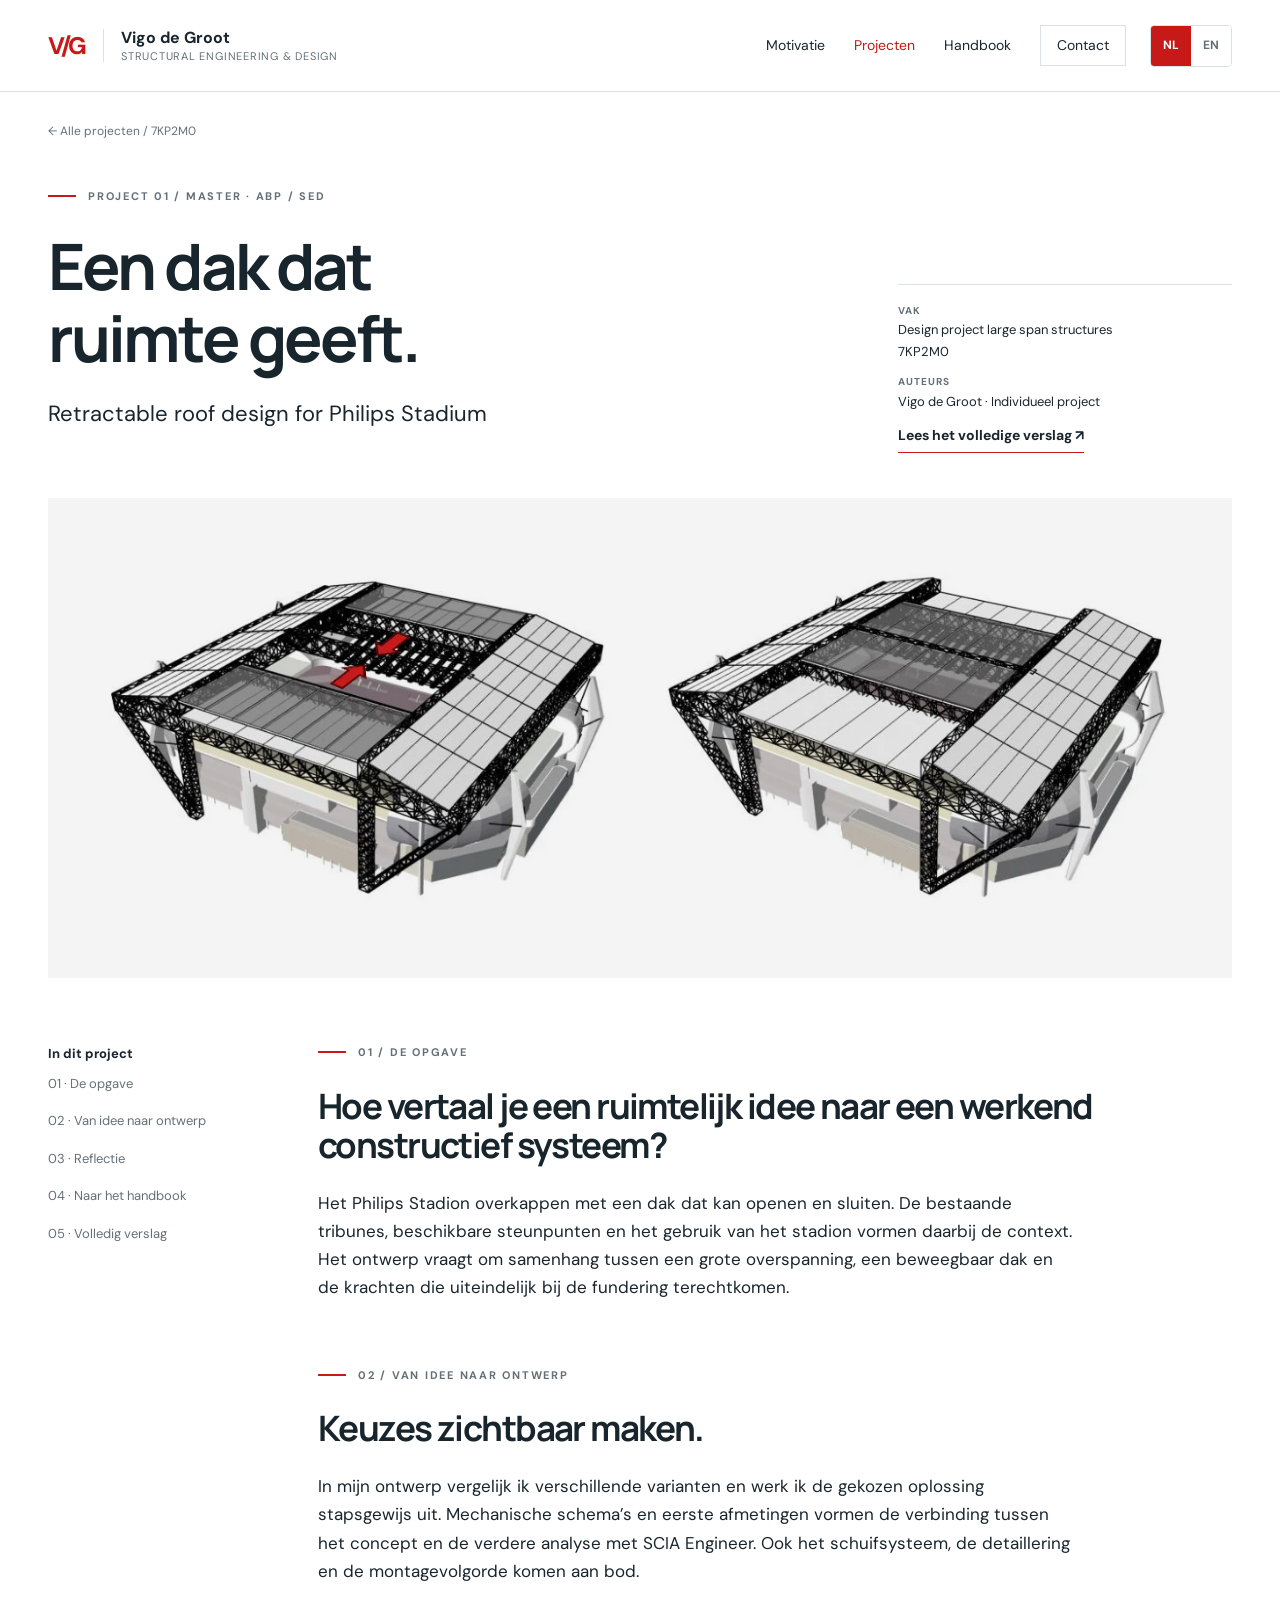
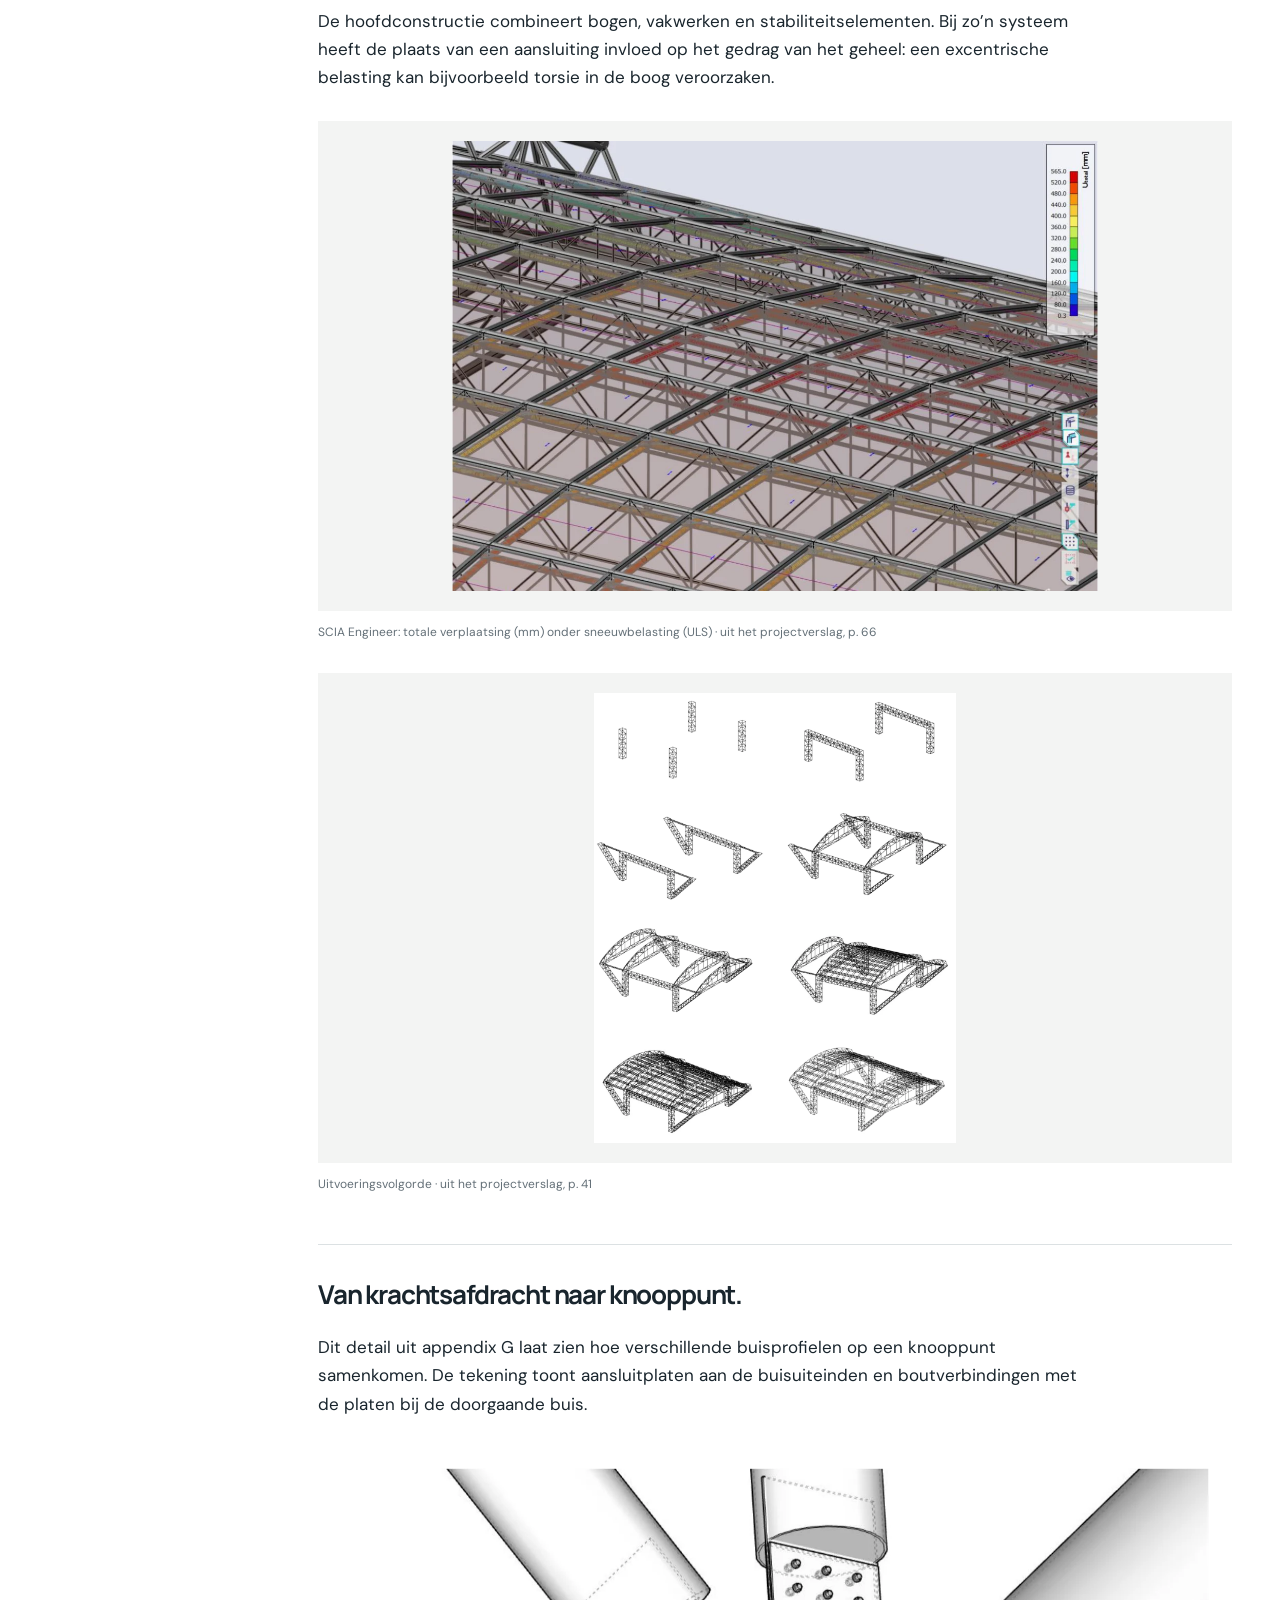
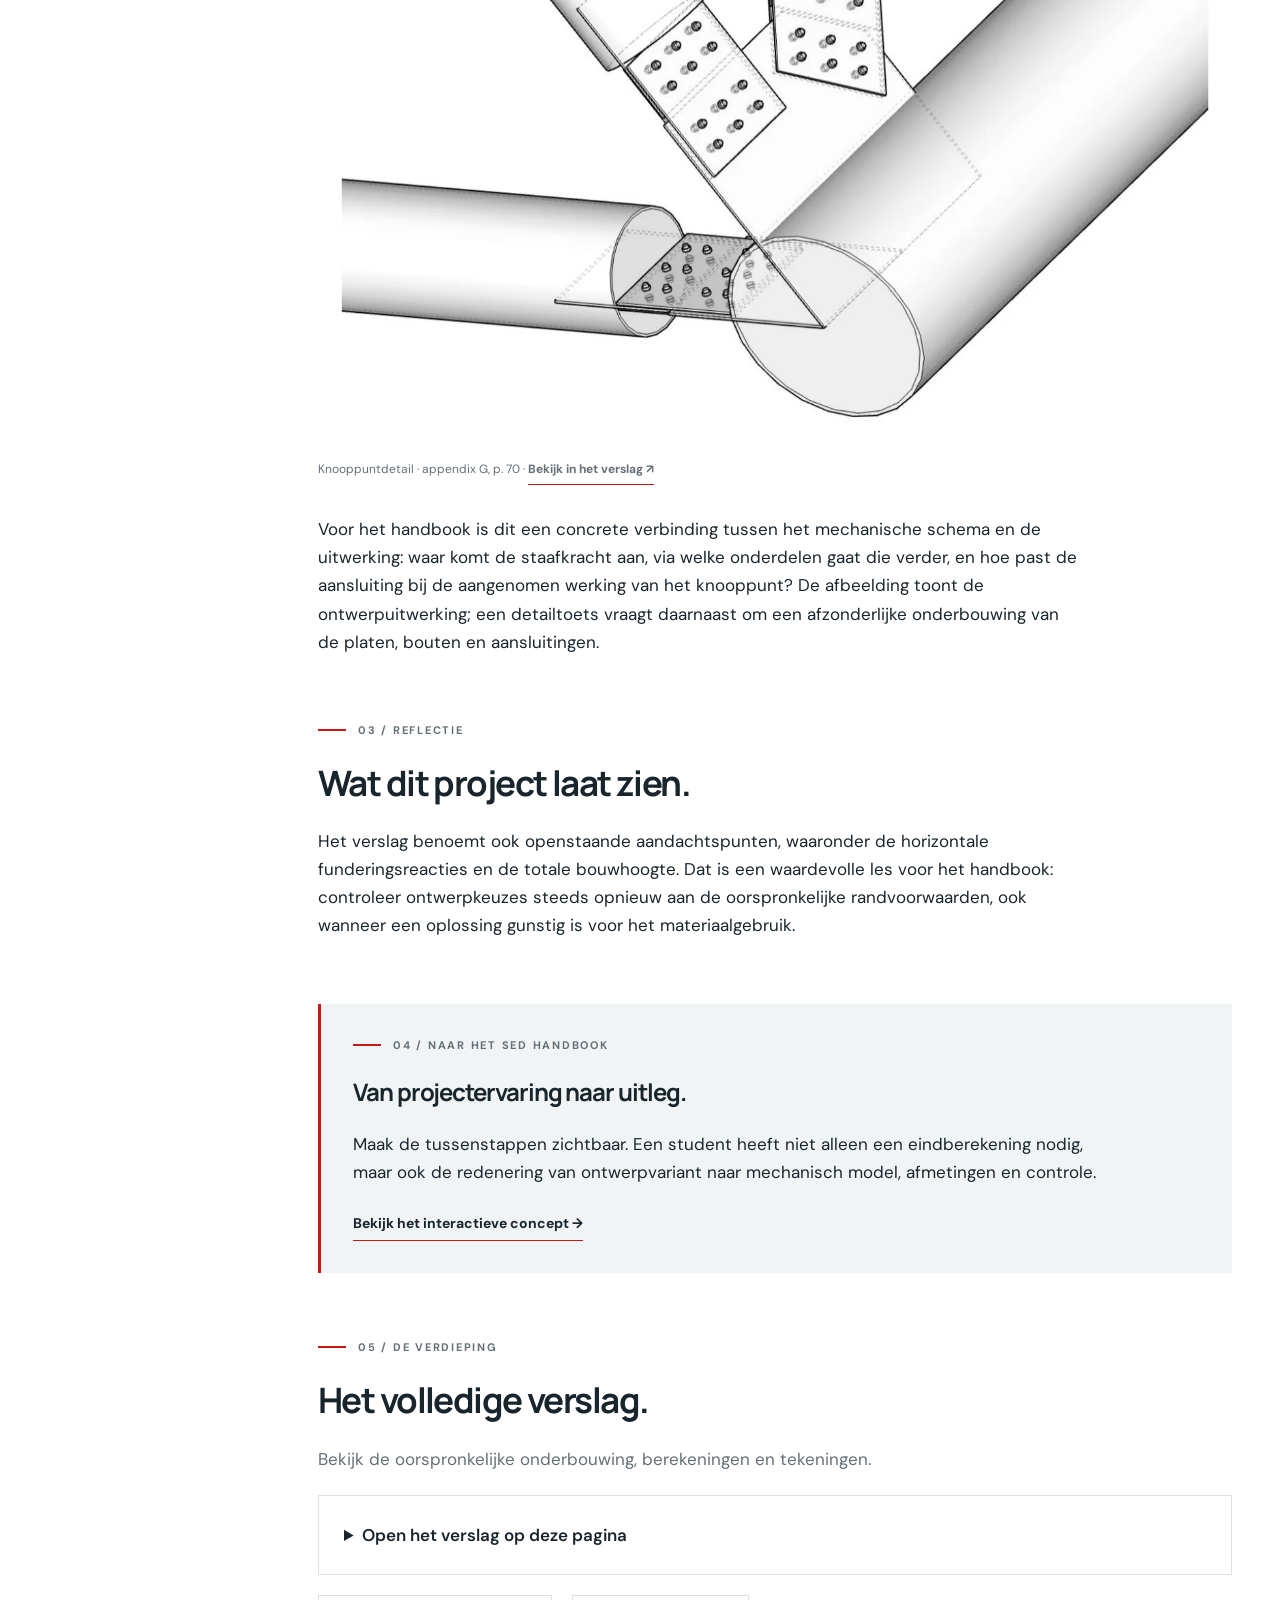
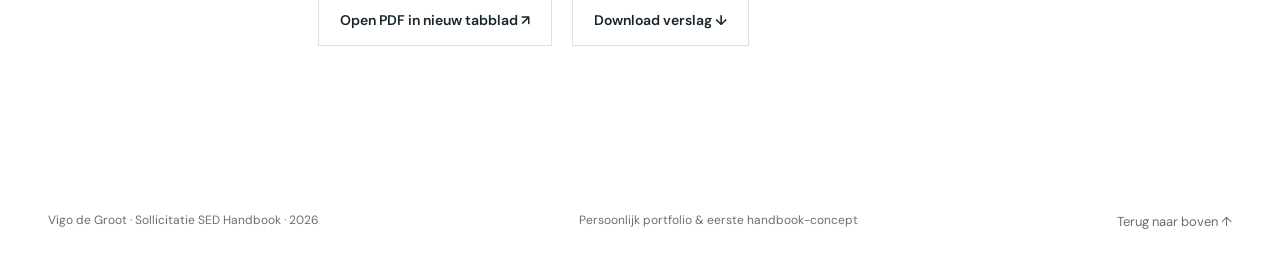
<file: projects/large-span.html>
<!doctype html>
<html lang="nl">
  <head>
    <meta charset="utf-8" />
    <meta name="viewport" content="width=device-width,initial-scale=1" />
    <meta
      name="description"
      content="Vigo de Groot — sollicitatie studentassistent SED Handbook. Constructieve projecten, motivatie en een interactief handbook-concept."
    />
    <meta name="theme-color" content="#c81919" />
    <title>Een beweegbaar stadiondak | Vigo de Groot</title>
    <link rel="icon" href="../assets/images/favicon.svg" type="image/svg+xml" />
    <link rel="stylesheet" href="../assets/css/style.css" />
    <script defer src="../assets/js/site.js"></script>
    <script defer src="../assets/js/translations.js"></script>
    <script defer src="../assets/js/language.js"></script>
  </head>
  <body>
    <a class="skip" href="#main">Naar de inhoud</a>
    <header class="header">
      <div class="wrap">
        <a
          class="identity"
          href="../index.html"
          aria-label="Vigo de Groot, home"
          ><span class="monogram">V<span class="red">/</span>G</span
          ><span
            ><strong>Vigo de Groot</strong
            ><small>Structural Engineering &amp; Design</small></span
          ></a
        ><button
          class="menu-toggle"
          aria-controls="navigation"
          aria-expanded="false"
        >
          Menu
        </button>
        <nav class="nav" id="navigation" aria-label="Hoofdnavigatie">
          <a class=" " href="../index.html#motivatie">Motivatie</a
          ><a class="active" href="../index.html#projecten">Projecten</a
          ><a class=" " href="../handbook.html">Handbook</a
          ><a class="contact-nav" href="../index.html#contact">Contact</a>
        </nav>
        <div class="language-switch" role="group" aria-label="Language / Taal">
          <button
            type="button"
            data-language="nl"
            lang="nl"
            aria-label="Nederlands"
            aria-pressed="true"
          >
            NL</button
          ><button
            type="button"
            data-language="en"
            lang="en"
            aria-label="English"
            aria-pressed="false"
          >
            EN
          </button>
        </div>
      </div>
    </header>
    <main id="main">
      <div class="wrap">
        <div class="breadcrumbs">
          <a href="../index.html#projecten">← Alle projecten</a> / 7KP2M0
        </div>
        <header class="project-head">
          <div>
            <div class="eyebrow">Project 01 / Master · ABP / SED</div>
            <h1>Een dak dat<br />ruimte geeft.</h1>
            <p class="lead">Retractable roof design for Philips Stadium</p>
          </div>
          <div class="project-facts">
            <div>
              <b>Vak</b>Design project large span structures<br />7KP2M0
            </div>
            <div><b>Auteurs</b>Vigo de Groot · Individueel project</div>
            <a
              class="text-link"
              href="../reports/large-span.pdf"
              target="_blank"
              rel="noopener"
              >Lees het volledige verslag ↗</a
            >
          </div>
        </header>
        <div class="project-banner project-large-span">
          <img
            src="../assets/images/large-span-hero.webp"
            alt="Een beweegbaar stadiondak"
          />
        </div>
      </div>
      <div class="wrap article-layout">
        <nav class="contents" aria-label="Op deze pagina">
          <strong>In dit project</strong><a href="#opgave">01 · De opgave</a
          ><a href="#aanpak">02 · Van idee naar ontwerp</a
          ><a href="#reflectie">03 · Reflectie</a
          ><a href="#handbook">04 · Naar het handbook</a
          ><a href="#verslag">05 · Volledig verslag</a>
        </nav>
        <div class="article">
          <section id="opgave">
            <div class="eyebrow">01 / De opgave</div>
            <h2>
              Hoe vertaal je een ruimtelijk idee naar een werkend constructief
              systeem?
            </h2>
            <p>
              Het Philips Stadion overkappen met een dak dat kan openen en
              sluiten. De bestaande tribunes, beschikbare steunpunten en het
              gebruik van het stadion vormen daarbij de context. Het ontwerp
              vraagt om samenhang tussen een grote overspanning, een beweegbaar
              dak en de krachten die uiteindelijk bij de fundering terechtkomen.
            </p>
          </section>
          <section id="aanpak">
            <div class="eyebrow">02 / Van idee naar ontwerp</div>
            <h2>Keuzes zichtbaar maken.</h2>
            <p>
              In mijn ontwerp vergelijk ik verschillende varianten en werk ik de
              gekozen oplossing stapsgewijs uit. Mechanische schema’s en eerste
              afmetingen vormen de verbinding tussen het concept en de verdere
              analyse met SCIA Engineer. Ook het schuifsysteem, de detaillering
              en de montagevolgorde komen aan bod.
            </p>
            <p>
              De hoofdconstructie combineert bogen, vakwerken en
              stabiliteitselementen. Bij zo’n systeem heeft de plaats van een
              aansluiting invloed op het gedrag van het geheel: een excentrische
              belasting kan bijvoorbeeld torsie in de boog veroorzaken.
            </p>
            <figure class="figure">
              <img
                loading="lazy"
                src="../assets/images/large-span-detail.webp"
                alt="SCIA Engineer: totale verplaatsing (mm) onder sneeuwbelasting (ULS) · uit het projectverslag, p. 66"
              />
              <figcaption>
                SCIA Engineer: totale verplaatsing (mm) onder sneeuwbelasting
                (ULS) · uit het projectverslag, p. 66
              </figcaption>
            </figure>
            <figure class="figure">
              <img
                loading="lazy"
                src="../assets/images/large-span-process.webp"
                alt="Uitvoeringsvolgorde · uit het projectverslag, p. 41"
              />
              <figcaption>
                Uitvoeringsvolgorde · uit het projectverslag, p. 41
              </figcaption>
            </figure>
            <div class="connection-detail">
              <h3>Van krachtsafdracht naar knooppunt.</h3>
              <p>
                Dit detail uit appendix G laat zien hoe verschillende
                buisprofielen op een knooppunt samenkomen. De tekening toont
                aansluitplaten aan de buisuiteinden en boutverbindingen met de
                platen bij de doorgaande buis.
              </p>
              <figure class="figure">
                <a
                  href="../assets/images/large-span-connection.webp"
                  target="_blank"
                  rel="noopener"
                  aria-label="Bekijk het knooppuntdetail op groot formaat"
                  ><img
                    loading="lazy"
                    src="../assets/images/large-span-connection.webp"
                    alt="Knooppunt van ronde buisprofielen met aansluitplaten en bouten uit appendix G"
                /></a>
                <figcaption>
                  Knooppuntdetail · appendix G, p. 70 ·
                  <a
                    class="text-link"
                    href="../reports/large-span.pdf#page=70"
                    target="_blank"
                    rel="noopener"
                    >Bekijk in het verslag ↗</a
                  >
                </figcaption>
              </figure>
              <p>
                Voor het handbook is dit een concrete verbinding tussen het
                mechanische schema en de uitwerking: waar komt de staafkracht
                aan, via welke onderdelen gaat die verder, en hoe past de
                aansluiting bij de aangenomen werking van het knooppunt? De
                afbeelding toont de ontwerpuitwerking; een detailtoets vraagt
                daarnaast om een afzonderlijke onderbouwing van de platen,
                bouten en aansluitingen.
              </p>
            </div>
          </section>
          <section id="reflectie">
            <div class="eyebrow">03 / Reflectie</div>
            <h2>Wat dit project laat zien.</h2>
            <p>
              Het verslag benoemt ook openstaande aandachtspunten, waaronder de
              horizontale funderingsreacties en de totale bouwhoogte. Dat is een
              waardevolle les voor het handbook: controleer ontwerpkeuzes steeds
              opnieuw aan de oorspronkelijke randvoorwaarden, ook wanneer een
              oplossing gunstig is voor het materiaalgebruik.
            </p>
          </section>
          <section id="handbook" class="lesson">
            <div class="eyebrow">04 / Naar het SED Handbook</div>
            <h3>Van projectervaring naar uitleg.</h3>
            <p>
              Maak de tussenstappen zichtbaar. Een student heeft niet alleen een
              eindberekening nodig, maar ook de redenering van ontwerpvariant
              naar mechanisch model, afmetingen en controle.
            </p>
            <a class="text-link" href="../handbook.html"
              >Bekijk het interactieve concept →</a
            >
          </section>
          <section id="verslag">
            <div class="eyebrow">05 / De verdieping</div>
            <h2>Het volledige verslag.</h2>
            <p class="muted">
              Bekijk de oorspronkelijke onderbouwing, berekeningen en
              tekeningen.
            </p>
            <details class="pdf-panel">
              <summary>Open het verslag op deze pagina</summary>
              <iframe
                loading="lazy"
                src="../reports/large-span.pdf"
                title="Projectverslag Retractable roof design for Philips Stadium"
              ></iframe>
            </details>
            <div class="report-actions">
              <a
                class="btn"
                href="../reports/large-span.pdf"
                target="_blank"
                rel="noopener"
                >Open PDF in nieuw tabblad ↗</a
              ><a class="btn" href="../reports/large-span.pdf" download
                >Download verslag ↓</a
              >
            </div>
          </section>
        </div>
      </div>
    </main>
    <footer class="footer">
      <div class="wrap">
        <span>Vigo de Groot · Sollicitatie SED Handbook · 2026</span
        ><span>Persoonlijk portfolio &amp; eerste handbook-concept</span
        ><a class="to-top" href="#main">Terug naar boven ↑</a>
      </div>
    </footer>
  </body>
</html>
</file>
<file: assets/css/style.css>
@import url("https://fonts.googleapis.com/css2?family=DM+Sans:wght@400;500;600;700&family=Manrope:wght@400;500;600;700;800&display=swap");
:root {
  --red: #c81919;
  --ink: #19252d;
  --muted: #647078;
  --line: #dce1e3;
  --paper: #f3f4f3;
  --blue: #173e55;
}
* {
  box-sizing: border-box;
}
html {
  scroll-behavior: smooth;
  scroll-padding-top: 100px;
}
body {
  margin: 0;
  background: white;
  color: var(--ink);
  font-family: "DM Sans", Arial, sans-serif;
  font-size: 17px;
  line-height: 1.65;
}
a {
  color: inherit;
  text-decoration: none;
}
button,
input {
  font: inherit;
}
a,
button {
  touch-action: manipulation;
}
button {
  cursor: pointer;
}
a:focus-visible,
button:focus-visible,
input:focus-visible,
summary:focus-visible {
  outline: 3px solid var(--red);
  outline-offset: 5px;
}
img {
  display: block;
  max-width: 100%;
}
h1,
h2,
h3 {
  font-family: Manrope, Arial, sans-serif;
  line-height: 1.12;
  letter-spacing: -0.045em;
  margin: 0 0 24px;
  font-weight: 700;
}
h1 {
  font-size: clamp(46px, 5.7vw, 82px);
}
h2 {
  font-size: clamp(32px, 3.8vw, 52px);
}
h3 {
  font-size: 26px;
}
p {
  margin: 0 0 22px;
}
small {
  font-size: 13px;
}
.wrap {
  width: min(1280px, calc(100% - 96px));
  margin: auto;
}
.skip {
  position: fixed;
  top: -100px;
  background: white;
  padding: 12px;
  z-index: 100;
}
.skip:focus {
  top: 0;
}
.header {
  height: 92px;
  border-bottom: 1px solid var(--line);
  background: rgba(255, 255, 255, 0.97);
  position: sticky;
  top: 0;
  z-index: 20;
}
.header .wrap {
  height: 100%;
  display: flex;
  align-items: center;
  justify-content: space-between;
  gap: 24px;
}
.identity {
  display: flex;
  gap: 17px;
  align-items: center;
  font-size: 16px;
  line-height: 1.4;
}
.monogram {
  font-weight: 800;
  font-size: 24px;
  color: var(--red);
  border-right: 1px solid var(--line);
  padding-right: 18px;
  letter-spacing: -2px;
}
.identity small {
  display: block;
  color: var(--muted);
  font-size: 11px;
  letter-spacing: 0.07em;
  text-transform: uppercase;
}
.nav {
  display: flex;
  align-items: center;
  gap: 29px;
  font-size: 14px;
}
.nav a:hover,
.nav a.active {
  color: var(--red);
}
.nav .contact-nav {
  border: 1px solid var(--line);
  padding: 8px 16px;
}
.menu-toggle {
  display: none;
  border: 1px solid var(--line);
  background: white;
  padding: 8px 14px;
}
.eyebrow {
  text-transform: uppercase;
  letter-spacing: 0.16em;
  font-size: 11px;
  font-weight: 700;
  color: var(--muted);
  display: flex;
  align-items: center;
  gap: 12px;
  margin-bottom: 25px;
}
.eyebrow:before {
  content: "";
  height: 2px;
  width: 28px;
  background: var(--red);
}
.red {
  color: var(--red);
}
.hero {
  padding: 75px 0 55px;
  display: grid;
  grid-template-columns: 1fr 1.08fr;
  align-items: center;
  gap: 45px;
}
.hero .intro {
  max-width: 490px;
  color: var(--muted);
  font-size: 18px;
}
.hero h1 span {
  display: block;
}
.actions {
  display: flex;
  gap: 12px;
  flex-wrap: wrap;
  margin-top: 30px;
}
.btn {
  display: inline-flex;
  align-items: center;
  justify-content: space-between;
  gap: 25px;
  padding: 13px 21px;
  font-size: 14px;
  font-weight: 600;
  border: 1px solid var(--line);
  background: white;
  color: var(--ink);
}
.btn.primary {
  background: var(--red);
  color: white;
  border-color: var(--red);
}
.btn:hover {
  transform: translateY(-2px);
}
.hero-art {
  background: var(--paper);
  position: relative;
  min-height: 470px;
  display: flex;
  align-items: center;
  padding: 28px;
  overflow: hidden;
}
.hero-art:before {
  content: "";
  position: absolute;
  inset: 0;
  background-image:
    linear-gradient(#dce0e330 1px, transparent 1px),
    linear-gradient(90deg, #dce0e330 1px, transparent 1px);
  background-size: 32px 32px;
}
.hero-art img {
  position: relative;
  width: 100%;
  mix-blend-mode: multiply;
}
.art-label {
  position: absolute;
  bottom: 20px;
  left: 25px;
  right: 25px;
  display: flex;
  justify-content: space-between;
  font-size: 11px;
  letter-spacing: 0.07em;
  text-transform: uppercase;
  color: var(--muted);
}
.art-index {
  position: absolute;
  right: 25px;
  top: 14px;
  font-size: 62px;
  font-weight: 400;
  line-height: 1;
  color: #ccd1d3;
}
.study-strip {
  display: flex;
  align-items: center;
  justify-content: space-between;
  padding: 27px 0;
  border-top: 1px solid var(--line);
  gap: 25px;
  font-size: 13px;
  color: var(--muted);
}
.study-strip img {
  width: 145px;
}
.section {
  padding: 95px 0;
  border-top: 1px solid var(--line);
}
.split {
  display: grid;
  grid-template-columns: 1fr 1fr;
  gap: 90px;
}
.lead {
  font-size: 22px;
  line-height: 1.55;
}
.muted {
  color: var(--muted);
}
.questions {
  display: grid;
  grid-template-columns: repeat(3, 1fr);
  gap: 30px;
  margin-top: 45px;
}
.question {
  padding: 27px 0 0;
  border-top: 2px solid var(--ink);
}
.question span {
  color: var(--red);
  font-size: 12px;
}
.question h3 {
  font-size: 21px;
  margin: 17px 0;
}
.question p {
  font-size: 15px;
  color: var(--muted);
}
.section-top {
  display: flex;
  justify-content: space-between;
  align-items: end;
  gap: 40px;
  margin-bottom: 40px;
}
.section-top h2 {
  margin-bottom: 0;
}
.section-top p {
  max-width: 350px;
  color: var(--muted);
  font-size: 15px;
  margin: 0;
}
.project-grid {
  display: grid;
  grid-template-columns: repeat(3, 1fr);
  gap: 25px;
}
.project-card .project-image {
  height: 270px;
  background: var(--paper);
  padding: 18px;
  overflow: hidden;
  display: flex;
  align-items: center;
}
.project-image img {
  width: 100%;
  height: 100%;
  object-fit: contain;
  mix-blend-mode: multiply;
  transition: transform 0.4s;
}
.project-card:hover img {
  transform: scale(1.045);
}
.project-card .meta {
  display: flex;
  justify-content: space-between;
  font-size: 10px;
  letter-spacing: 0.09em;
  text-transform: uppercase;
  margin: 22px 0 13px;
  color: var(--muted);
}
.project-card h3 {
  font-size: 25px;
  margin-bottom: 13px;
}
.project-card p {
  font-size: 14px;
  color: var(--muted);
}
.text-link {
  font-size: 14px;
  font-weight: 700;
  border-bottom: 1px solid var(--red);
  padding-bottom: 5px;
  display: inline-block;
}
.handbook-teaser {
  background: var(--blue);
  color: white;
}
.handbook-teaser .eyebrow,
.handbook-teaser .muted {
  color: #b9cbd5;
}
.handbook-teaser .split {
  align-items: center;
}
.route {
  display: grid;
  gap: 0;
  border-top: 1px solid #638091;
}
.route div {
  padding: 14px 0;
  border-bottom: 1px solid #638091;
  display: flex;
  gap: 25px;
  font-size: 18px;
}
.route span {
  font-size: 12px;
  color: #b9cbd5;
}
.route b {
  margin-left: auto;
  font-weight: 400;
}
.web-work {
  display: grid;
  grid-template-columns: 0.85fr 1fr;
  gap: 80px;
  align-items: center;
}
.browser-art {
  border: 1px solid var(--line);
  background: var(--paper);
}
.browser-bar {
  display: flex;
  align-items: center;
  gap: 7px;
  padding: 14px;
  border-bottom: 1px solid var(--line);
  font-size: 10px;
  color: var(--muted);
}
.browser-bar i {
  width: 6px;
  height: 6px;
  border-radius: 50%;
  background: #b8c1c5;
}
.browser-bar span {
  margin-left: 12px;
}
.web-preview {
  padding: 50px 35px;
  background: #edf1ed;
  min-height: 265px;
}
.web-preview h3 {
  font-size: 42px;
  color: #294b3e;
}
.web-preview p {
  font-size: 13px;
  color: #53685e;
}
.web-preview .label {
  font-size: 10px;
  text-transform: uppercase;
  letter-spacing: 0.14em;
}
.contact {
  background: var(--paper);
}
.contact h2 {
  max-width: 600px;
}
.contact .split {
  gap: 80px;
}
.availability {
  border-left: 2px solid var(--red);
  padding-left: 25px;
  font-size: 15px;
}
.availability strong {
  display: block;
  margin-bottom: 12px;
}
.footer {
  padding: 35px 0;
  font-size: 12px;
  color: var(--muted);
}
.footer .wrap {
  display: flex;
  justify-content: space-between;
  gap: 30px;
}
.logos {
  display: flex;
  align-items: center;
  gap: 25px;
  margin-top: 28px;
}
.logos img {
  max-width: 120px;
  max-height: 48px;
  object-fit: contain;
}
.breadcrumbs {
  padding-top: 30px;
  font-size: 12px;
  color: var(--muted);
}
.project-head {
  padding: 45px 0 45px;
  display: grid;
  grid-template-columns: 1.4fr 0.6fr;
  gap: 70px;
  align-items: end;
}
.project-head h1 {
  font-size: clamp(42px, 5vw, 68px);
}
.project-facts {
  font-size: 13px;
  border-top: 1px solid var(--line);
  padding-top: 18px;
}
.project-facts div {
  margin-bottom: 12px;
}
.project-facts b {
  display: block;
  font-size: 10px;
  letter-spacing: 0.1em;
  text-transform: uppercase;
  color: var(--muted);
}
.project-banner {
  background: var(--paper);
  height: 480px;
  display: flex;
  align-items: center;
  justify-content: center;
  padding: 35px;
}
.project-banner img {
  height: 100%;
  width: 100%;
  object-fit: contain;
  mix-blend-mode: multiply;
}
.article-layout {
  display: grid;
  grid-template-columns: 200px 1fr;
  gap: 70px;
  margin: 65px auto;
}
.contents {
  position: sticky;
  top: 120px;
  align-self: start;
  font-size: 13px;
}
.contents a {
  display: block;
  padding: 8px 0;
  color: var(--muted);
}
.article section {
  margin-bottom: 65px;
}
.article h2 {
  font-size: 35px;
}
.article p {
  max-width: 760px;
}
.figure {
  margin: 30px 0;
}
.figure img {
  max-height: 490px;
  width: 100%;
  object-fit: contain;
  background: var(--paper);
  padding: 20px;
}
.figure figcaption {
  color: var(--muted);
  font-size: 12px;
  margin-top: 12px;
}
.lesson {
  background: #f1f4f5;
  padding: 32px;
  border-left: 3px solid var(--red);
}
.lesson h3 {
  font-size: 24px;
}
.pdf-panel {
  border: 1px solid var(--line);
  padding: 25px;
}
.pdf-panel summary {
  cursor: pointer;
  font-weight: 600;
}
.pdf-panel iframe {
  width: 100%;
  height: 650px;
  border: 0;
  margin-top: 25px;
}
.report-actions {
  display: flex;
  gap: 20px;
  flex-wrap: wrap;
  margin-top: 20px;
}
.handbook-head {
  max-width: 820px;
  padding: 65px 0 45px;
}
.handbook-head h1 {
  font-size: 64px;
}
.concept-tag {
  background: #f8e9ec;
  color: #9b1226;
  padding: 5px 10px;
  font-size: 10px;
  letter-spacing: 0.06em;
  display: inline-block;
  margin-bottom: 20px;
}
.handbook-layout {
  display: grid;
  grid-template-columns: 270px 1fr;
  gap: 60px;
  padding-bottom: 80px;
}
.steps {
  display: flex;
  flex-direction: column;
  gap: 0;
}
.step {
  border: 0;
  border-bottom: 1px solid var(--line);
  background: white;
  padding: 17px 12px;
  text-align: left;
  font-size: 15px;
  display: flex;
  gap: 14px;
  color: var(--muted);
}
.step span {
  font-size: 11px;
  padding-top: 3px;
}
.step[aria-selected="true"] {
  background: var(--blue);
  color: white;
}
.step-content {
  background: var(--paper);
  padding: 35px;
}
.step-content h2 {
  font-size: 34px;
}
.step-content ul {
  padding-left: 20px;
}
.demo {
  margin-top: 28px;
  background: white;
  padding: 25px;
  border: 1px solid var(--line);
}
.demo svg {
  width: 100%;
  height: auto;
  max-height: 310px;
}
.demo label {
  display: flex;
  justify-content: space-between;
  font-size: 14px;
}
.demo input {
  width: 100%;
  accent-color: var(--red);
}
.demo .result {
  display: grid;
  grid-template-columns: 1fr 1fr;
  gap: 15px;
  margin-top: 20px;
}
.result div {
  background: var(--paper);
  padding: 15px;
}
.result strong {
  display: block;
  font-size: 25px;
}
.result small {
  color: var(--muted);
}
.small-note {
  font-size: 12px;
  color: var(--muted);
  margin: 18px 0 0;
}
.feedback {
  margin-top: 25px;
  padding-top: 25px;
  border-top: 1px solid var(--line);
  font-size: 14px;
}
.no-js {
  background: #fff5cf;
  padding: 15px;
}
.to-top {
  font-size: 13px;
}
.project-card a {
  display: block;
}
.project-card .text-link {
  display: inline-block;
}
@media (min-width: 1450px) {
  .hero {
    padding-top: 90px;
    padding-bottom: 70px;
  }
  .hero-art {
    min-height: 520px;
  }
}
@media (max-width: 1000px) {
  .wrap {
    width: calc(100% - 48px);
  }
  .nav {
    gap: 16px;
  }
  .hero {
    gap: 24px;
  }
  .hero-art {
    min-height: 380px;
  }
  .split,
  .web-work {
    gap: 40px;
  }
  .project-grid {
    gap: 18px;
  }
  .project-card .project-image {
    height: 210px;
  }
  .article-layout {
    gap: 35px;
    grid-template-columns: 160px 1fr;
  }
  .project-head {
    gap: 35px;
  }
  .handbook-layout {
    gap: 30px;
    grid-template-columns: 220px 1fr;
  }
}
@media (max-width: 720px) {
  .wrap {
    width: calc(100% - 36px);
  }
  .header {
    height: 74px;
  }
  .menu-toggle {
    display: block;
  }
  .nav {
    display: none;
    position: absolute;
    top: 73px;
    left: 0;
    right: 0;
    background: white;
    padding: 20px;
    flex-direction: column;
    align-items: stretch;
    border-bottom: 1px solid var(--line);
  }
  .nav.open {
    display: flex;
  }
  .hero,
  .split,
  .web-work,
  .project-head {
    grid-template-columns: 1fr;
    gap: 30px;
  }
  .hero {
    padding: 45px 0 30px;
  }
  .hero h1 {
    font-size: 53px;
  }
  .hero-art {
    min-height: 310px;
  }
  .hero .intro {
    font-size: 17px;
  }
  .study-strip {
    flex-wrap: wrap;
    font-size: 11px;
  }
  .study-strip img {
    width: 110px;
  }
  .section {
    padding: 60px 0;
  }
  .questions,
  .project-grid {
    grid-template-columns: 1fr;
  }
  .questions {
    gap: 10px;
  }
  .section-top {
    display: block;
  }
  .section-top p {
    margin-top: 20px;
  }
  .project-card {
    margin-bottom: 22px;
  }
  .project-card .project-image {
    height: 300px;
  }
  .footer .wrap {
    flex-direction: column;
    gap: 12px;
  }
  .project-head {
    padding-top: 35px;
  }
  .project-banner {
    height: 340px;
    padding: 20px;
  }
  .article-layout {
    display: block;
    margin-top: 35px;
  }
  .contents {
    position: static;
    display: flex;
    flex-wrap: wrap;
    gap: 16px;
    margin-bottom: 30px;
  }
  .article h2 {
    font-size: 30px;
  }
  .handbook-head h1 {
    font-size: 44px;
  }
  .handbook-layout {
    display: block;
  }
  .steps {
    margin-bottom: 25px;
    display: grid;
    grid-template-columns: 1fr 1fr;
  }
  .step {
    font-size: 12px;
    padding: 12px 8px;
  }
  .step-content {
    padding: 22px;
  }
  .demo {
    padding: 14px;
  }
  .result strong {
    font-size: 21px;
  }
  .pdf-panel {
    padding: 18px;
  }
  .pdf-panel iframe {
    height: 480px;
  }
  .identity {
    font-size: 14px;
  }
  .identity small {
    font-size: 9px;
  }
  .section-top h2 {
    font-size: 36px;
  }
}
.logos img[src$="koers.png"] {
  mix-blend-mode: multiply;
}
.project-bep .project-image,
.project-high-rise .project-image {
  padding: 0;
  background: white;
}
.project-bep .project-image img {
  object-fit: cover;
  mix-blend-mode: normal;
}
.project-high-rise .project-image img,
.project-banner.project-high-rise img,
.project-banner.project-bep img {
  mix-blend-mode: normal;
}
.project-high-rise .project-image img {
  object-fit: cover;
  object-position: center;
}
.hero-photo {
  padding: 0;
  align-self: stretch;
  min-height: 470px;
}
.hero-photo:before {
  display: none;
}
.hero-photo > img {
  position: absolute;
  inset: 0;
  width: 100%;
  height: 100%;
  object-fit: cover;
  object-position: 50% 50%;
  mix-blend-mode: normal;
}
.hero-photo .art-label {
  left: 0;
  right: 0;
  bottom: 0;
  padding: 40px 24px 20px;
  background: linear-gradient(transparent, rgba(0, 0, 0, 0.78));
  color: white;
  gap: 20px;
}
.dpart-preview {
  background: white;
}
.dpart-preview > a {
  display: block;
}
.dpart-preview img {
  width: 100%;
  height: auto;
}
.preview-caption {
  display: flex;
  justify-content: space-between;
  padding: 16px 20px;
  font-size: 14px;
  font-weight: 600;
  border-top: 1px solid var(--line);
}
.dpart-preview > a:hover .preview-caption {
  color: var(--red);
}
@media (max-width: 720px) {
  .hero-photo {
    min-height: 340px;
  }
  .hero-photo .art-label {
    font-size: 9px;
    padding: 35px 16px 16px;
  }
}
.project-banner.project-bep,
.project-banner.project-high-rise {
  padding: 0;
  background: white;
}
.connection-detail {
  margin-top: 50px;
  padding-top: 35px;
  border-top: 1px solid var(--line);
}
.connection-detail .figure img {
  max-height: 600px;
  background: white;
}
.connection-detail figcaption .text-link {
  font-size: 12px;
}
@media (prefers-reduced-motion: reduce) {
  html {
    scroll-behavior: auto;
  }
  *,
  *:before {
    transition: none !important;
  }
}

.header .nav {
  margin-left: auto;
}
.language-switch {
  display: flex;
  flex-shrink: 0;
  border: 1px solid var(--line);
  border-radius: 4px;
  overflow: hidden;
}
.language-switch button {
  border: 0;
  background: white;
  color: var(--muted);
  padding: 8px 10px;
  font-size: 12px;
  font-weight: 700;
  min-height: 40px;
  min-width: 40px;
}
.language-switch button[aria-pressed="true"] {
  background: var(--red);
  color: white;
}
.language-switch button:focus-visible {
  outline-offset: -4px;
}
@media (max-width: 720px) {
  .header .wrap {
    gap: 10px;
  }
  .header .identity {
    margin-right: auto;
    gap: 9px;
  }
  .header .monogram {
    padding-right: 9px;
  }
  .menu-toggle {
    padding: 8px 10px;
  }
  .language-switch button {
    padding: 8px;
  }
  .header .nav {
    margin-left: 0;
  }
}
@media (max-width: 390px) {
  .header .identity small {
    display: none;
  }
  .header .monogram {
    display: none;
  }
  .header .identity {
    font-size: 12px;
  }
  .menu-toggle {
    font-size: 13px;
  }
}
</file>
